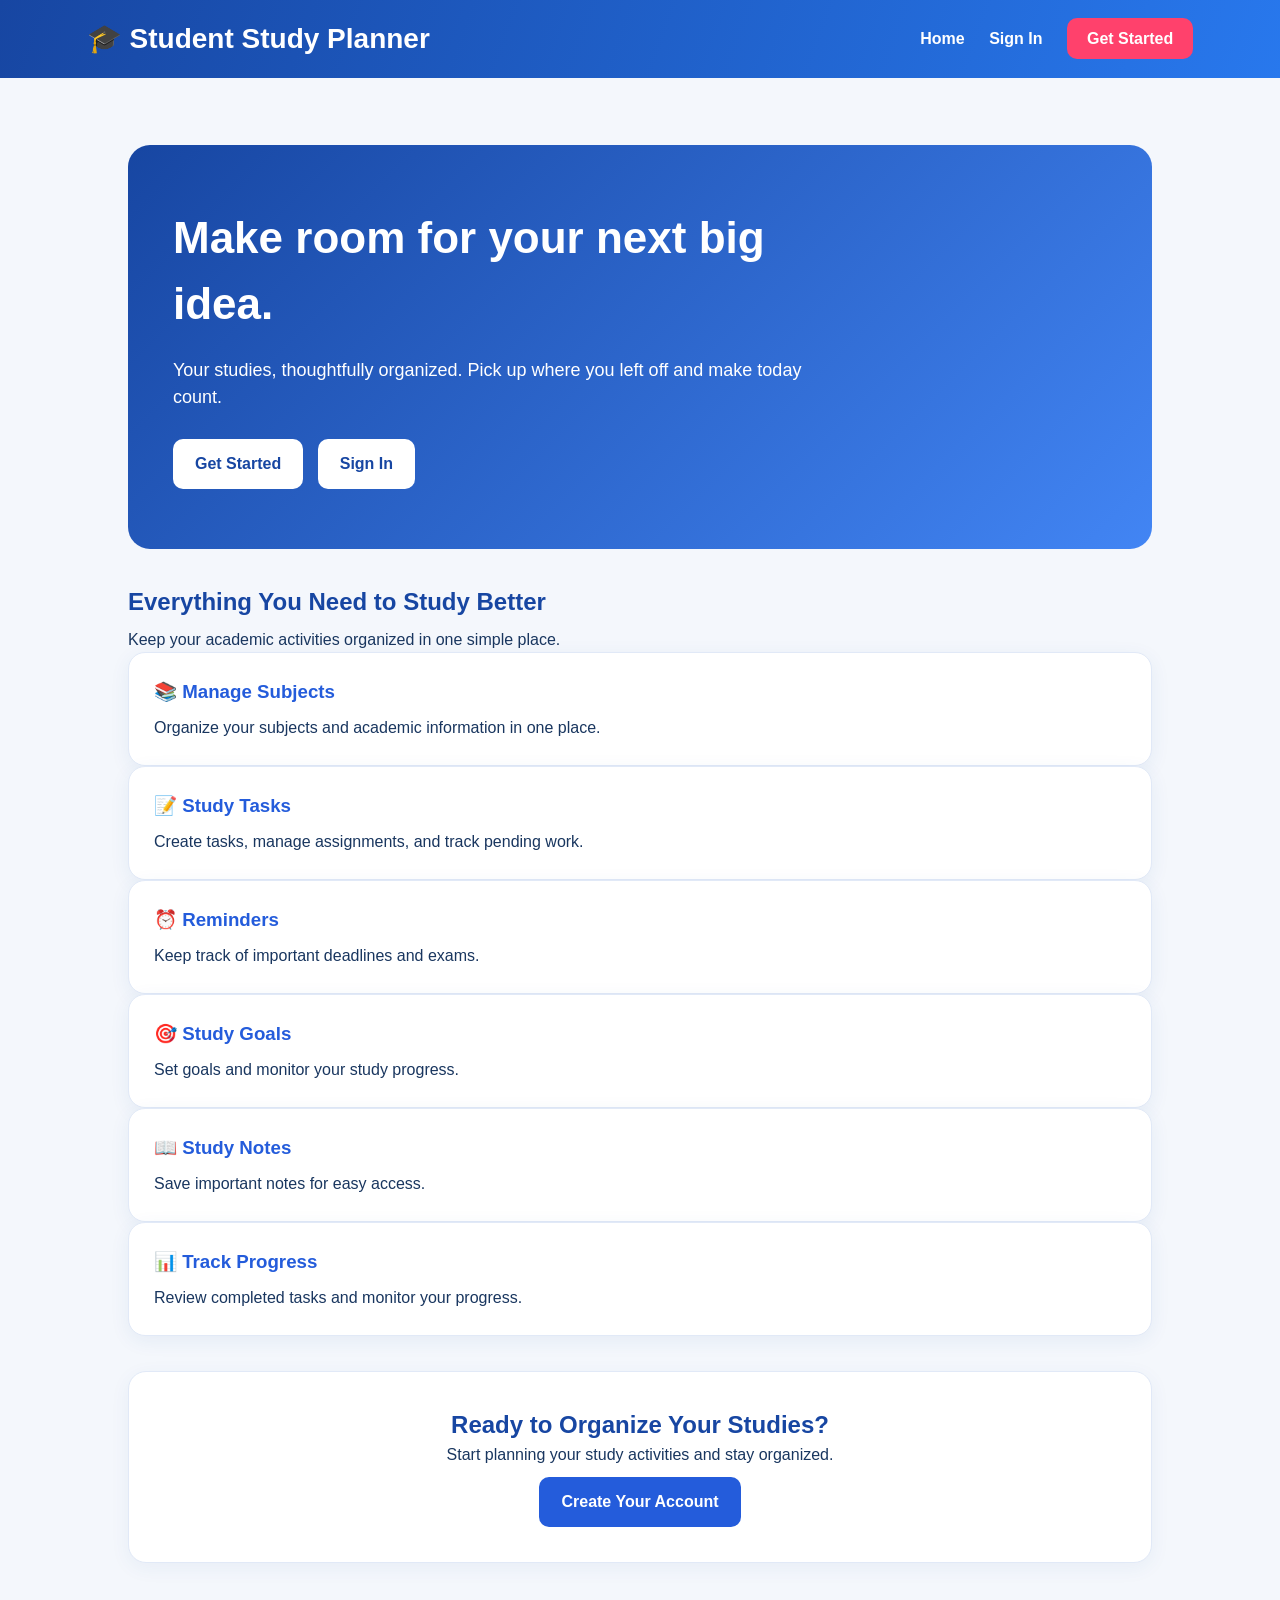
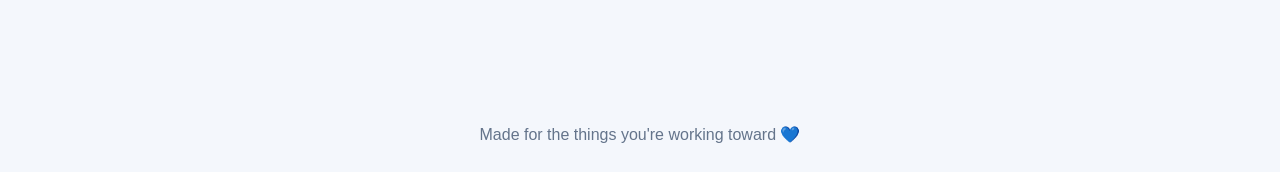
<file: frontend/index.html>
<!DOCTYPE html>
<html lang="en">
<head>
  <meta charset="UTF-8">
  <meta name="viewport" content="width=device-width, initial-scale=1.0">
  <title>Student Study Planner</title>

  <link rel="stylesheet" href="js/css/style.css">

  <style>
    .home-navbar {
      background: linear-gradient(110deg, #1746a2, #2878ed);
      padding: 18px 6%;
      display: flex;
      justify-content: space-between;
      align-items: center;
      flex-wrap: wrap;
      gap: 15px;
    }

    .home-navbar .logo {
      color: white;
      font-size: 28px;
      font-weight: bold;
    }

    .home-navbar a {
      color: white;
      text-decoration: none;
      margin: 0 10px;
      font-weight: bold;
    }

    .home-navbar .home-button {
      background: #ff416c;
      padding: 12px 20px;
      border-radius: 10px;
    }

    .home-hero {
      background: linear-gradient(135deg, #1746a2, #4285f4);
      color: white;
      border-radius: 22px;
      padding: 60px 45px;
      margin-bottom: 35px;
    }

    .home-hero h1 {
      color: white;
      font-size: 44px;
      max-width: 650px;
    }

    .home-hero p {
      color: white;
      font-size: 18px;
      max-width: 650px;
      margin: 20px 0;
    }

    .home-hero .home-button {
      display: inline-block;
      background: white;
      color: #1746a2;
      padding: 13px 22px;
      border-radius: 10px;
      font-weight: bold;
      margin: 8px 10px 0 0;
    }

    .home-features-title {
      color: #1746a2;
      margin-bottom: 8px;
    }

    .home-feature-card {
      background: white;
      border: 1px solid #e1e9f7;
      border-radius: 17px;
      padding: 25px;
      box-shadow: 0 5px 20px rgba(35, 80, 150, 0.07);
      transition: transform 0.2s ease;
    }

    .home-feature-card:hover {
      transform: translateY(-4px);
    }

    .home-feature-card h3 {
      color: #245cdb;
      margin-bottom: 10px;
    }

    .home-cta {
      text-align: center;
      background: white;
      border: 1px solid #e1e9f7;
      border-radius: 18px;
      padding: 35px;
      margin-top: 35px;
      box-shadow: 0 5px 20px rgba(35, 80, 150, 0.06);
    }

    .home-cta h2 {
      color: #1746a2;
    }

    .home-cta .home-button {
      display: inline-block;
      background: #245cdb;
      color: white;
      padding: 13px 22px;
      border-radius: 10px;
      font-weight: bold;
      margin-top: 10px;
    }

    @media (max-width: 650px) {
      .home-navbar {
        flex-direction: column;
        align-items: flex-start;
      }

      .home-hero {
        padding: 35px 22px;
      }

      .home-hero h1 {
        font-size: 32px;
      }
    }
  </style>
</head>

<body>

<!-- Navigation -->
<nav class="home-navbar">
  <a href="index.html" class="logo">🎓 Student Study Planner</a>

  <div>
    <a href="index.html">Home</a>
    <a href="login.html">Sign In</a>
    <a href="register.html" class="home-button">Get Started</a>
  </div>
</nav>

<main>

  <!-- Welcome section -->
  <section class="home-hero">
    <h1>Make room for your next big idea.</h1>

    <p>
      Your studies, thoughtfully organized.
      Pick up where you left off and make today count.
    </p>

    <a href="register.html" class="home-button">Get Started</a>
    <a href="login.html" class="home-button">Sign In</a>
  </section>

  <!-- Features -->
  <section>
    <h2 class="home-features-title">
      Everything You Need to Study Better
    </h2>

    <p>
      Keep your academic activities organized in one simple place.
    </p>

    <div class="cards">

      <div class="home-feature-card">
        <h3>📚 Manage Subjects</h3>
        <p>
          Organize your subjects and academic information
          in one place.
        </p>
      </div>

      <div class="home-feature-card">
        <h3>📝 Study Tasks</h3>
        <p>
          Create tasks, manage assignments, and track
          pending work.
        </p>
      </div>

      <div class="home-feature-card">
        <h3>⏰ Reminders</h3>
        <p>
          Keep track of important deadlines and exams.
        </p>
      </div>

      <div class="home-feature-card">
        <h3>🎯 Study Goals</h3>
        <p>
          Set goals and monitor your study progress.
        </p>
      </div>

      <div class="home-feature-card">
        <h3>📖 Study Notes</h3>
        <p>
          Save important notes for easy access.
        </p>
      </div>

      <div class="home-feature-card">
        <h3>📊 Track Progress</h3>
        <p>
          Review completed tasks and monitor your progress.
        </p>
      </div>

    </div>
  </section>

  <!-- Get started -->
  <section class="home-cta">
    <h2>Ready to Organize Your Studies?</h2>

    <p>
      Start planning your study activities and stay organized.
    </p>

    <a href="register.html" class="home-button">
      Create Your Account
    </a>
  </section>

</main>

<footer>
  <p>Made for the things you're working toward 💙</p>
</footer>

</body>
</html>
</file>
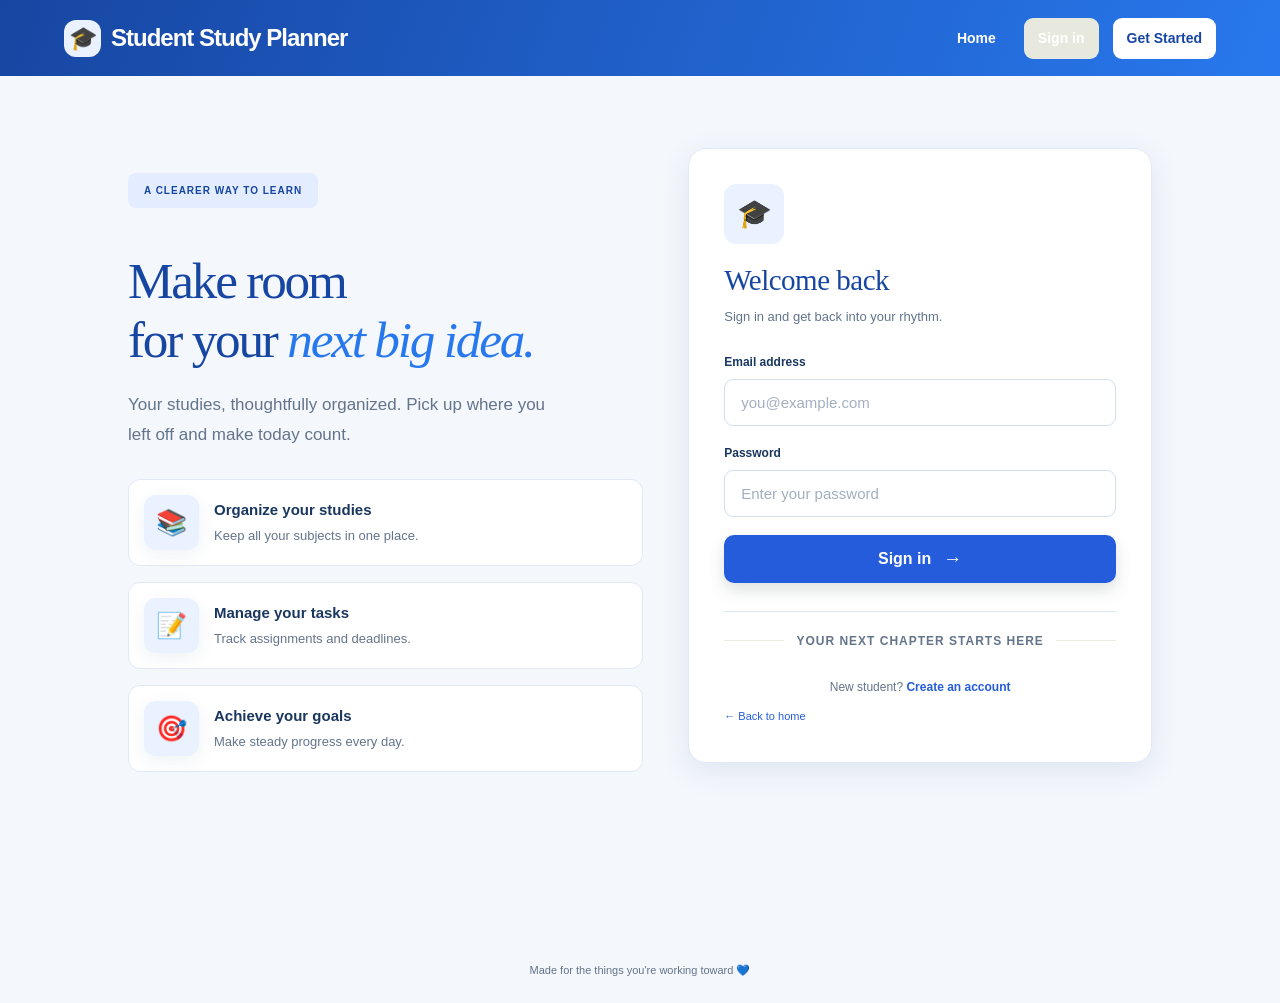
<file: frontend/dashboard.html>
<!DOCTYPE html>
<html lang="en">

<head>
  <meta charset="UTF-8">
  <meta name="viewport" content="width=device-width, initial-scale=1.0">

  <title>Student Study Planner</title>

  <link rel="stylesheet" href="js/css/style.css">chat
</head>

<body>

<!-- ================= NAVBAR ================= -->

<header class="navbar">

  <div class="logo">
    🎓
    <span>Student Study Planner</span>
  </div>

  <nav class="desktop-nav">

    <a href="dashboard.html" class="active">
      🏠 Dashboard
    </a>

    <a href="subjects.html">
      📚 Subjects
    </a>

    <a href="tasks.html">
      📝 Tasks
    </a>

    <a href="notes.html">
      📒 Notes
    </a>

    <a href="goals.html">
      🎯 Goals
    </a>

    <a href="profile.html">
      👤 Profile
    </a>

    <button onclick="logout()" class="logout-btn">
      Logout
    </button>

  </nav>

  <!-- Mobile menu button -->

  <button class="mobile-menu-btn" onclick="toggleMobileMenu()">
    ☰
  </button>

</header>


<!-- ================= MOBILE MENU ================= -->

<div id="mobileMenu" class="mobile-menu">

  <a href="dashboard.html">🏠 Home</a>

  <a href="subjects.html">📚 Subjects</a>

  <a href="tasks.html">📝 Tasks</a>

  <a href="notes.html">📒 Notes</a>

  <a href="goals.html">🎯 Goals</a>

  <a href="profile.html">👤 Profile</a>

  <button onclick="logout()">🚪 Logout</button>

</div>


<!-- ================= MAIN ================= -->

<main class="dashboard-container">


  <!-- ================= WELCOME ================= -->

  <section class="welcome-section">

    <div>

      <h1>
        Good Afternoon,
        <span id="welcomeName">Student</span> 👋
      </h1>

      <p>
        Stay consistent. Small steps make big progress.
      </p>

      <div class="today-date">
        📅 <span id="todayDate"></span>
      </div>

    </div>

    <div class="welcome-icon">
      📚
    </div>

  </section>


  <!-- ================= STATISTICS ================= -->

  <section class="stats-grid">


    <!-- SUBJECTS -->

    <a href="subjects.html" class="stat-card blue">

      <div class="stat-icon">
        📚
      </div>

      <div class="stat-content">

        <h3>Subjects</h3>

        <strong id="subjectCount">
          0
        </strong>

        <p>Total Subjects</p>

      </div>

      <span class="card-arrow">›</span>

    </a>


    <!-- TASKS -->

    <a href="tasks.html" class="stat-card pink">

      <div class="stat-icon">
        📝
      </div>

      <div class="stat-content">

        <h3>Total Tasks</h3>

        <strong id="taskCount">
          0
        </strong>

        <p>All Tasks</p>

      </div>

      <span class="card-arrow">›</span>

    </a>


    <!-- PENDING -->

    <a href="tasks.html" class="stat-card orange">

      <div class="stat-icon">
        ⏳
      </div>

      <div class="stat-content">

        <h3>Pending Tasks</h3>

        <strong id="pendingCount">
          0
        </strong>

        <p>To be completed</p>

      </div>

      <span class="card-arrow">›</span>

    </a>


    <!-- COMPLETED -->

    <a href="tasks.html" class="stat-card green">

      <div class="stat-icon">
        ✅
      </div>

      <div class="stat-content">

        <h3>Completed Tasks</h3>

        <strong id="completedCount">
          0
        </strong>

        <p>Completed</p>

      </div>

      <span class="card-arrow">›</span>

    </a>


  </section>


  <!-- ================= SECOND STATISTICS ================= -->

  <section class="stats-grid second-stats">


    <a href="notes.html" class="stat-card purple">

      <div class="stat-icon">
        📒
      </div>

      <div class="stat-content">

        <h3>Total Notes</h3>

        <strong id="totalNotes">
          0
        </strong>

        <p>All Notes</p>

      </div>

      <span class="card-arrow">›</span>

    </a>


    <a href="goals.html" class="stat-card violet">

      <div class="stat-icon">
        🎯
      </div>

      <div class="stat-content">

        <h3>Total Goals</h3>

        <strong id="totalGoals">
          0
        </strong>

        <p>All Goals</p>

      </div>

      <span class="card-arrow">›</span>

    </a>


    <a href="goals.html" class="stat-card gold">

      <div class="stat-icon">
        🏆
      </div>

      <div class="stat-content">

        <h3>Completed Goals</h3>

        <strong id="completedGoals">
          0
        </strong>

        <p>Goals Achieved</p>

      </div>

      <span class="card-arrow">›</span>

    </a>


  </section>


  <!-- ================= TWO COLUMN AREA ================= -->

  <section class="dashboard-columns">


    <!-- UPCOMING TASKS -->

    <div class="dashboard-box">

      <div class="box-header">

        <h2>
          📅 Upcoming Tasks
        </h2>

        <a href="tasks.html">
          View All
        </a>

      </div>

      <div id="upcoming" class="upcoming-list">

        <div class="empty-state">

          <div class="empty-icon">
            📋
          </div>

          <h3>No pending tasks</h3>

          <p>
            You are all caught up! 🎉
          </p>

        </div>

      </div>

    </div>


    <!-- QUICK ACTIONS -->

    <div class="dashboard-box">

      <div class="box-header">

        <h2>
          ⚡ Quick Actions
        </h2>

      </div>


      <div class="quick-actions">

        <a href="subjects.html" class="action-btn blue-action">
          📚
          <span>+ Add Subject</span>
        </a>


        <a href="tasks.html" class="action-btn red-action">
          📝
          <span>+ Add Task</span>
        </a>


        <a href="notes.html" class="action-btn purple-action">
          📒
          <span>+ Add Note</span>
        </a>


        <a href="goals.html" class="action-btn orange-action">
          🎯
          <span>+ Add Goal</span>
        </a>

      </div>

    </div>

  </section>


  <!-- ================= STUDY PROGRESS ================= -->

  <section class="dashboard-columns bottom-section">


    <div class="dashboard-box progress-box">

      <div class="box-header">

        <h2>
          📊 Study Progress
        </h2>

      </div>


      <div class="progress-info">

                <span>
                    Tasks Completed
                </span>

        <strong id="progressPercent">
          0%
        </strong>

      </div>


      <div class="progress-bar">

        <div id="progressFill"></div>

      </div>


      <div class="progress-bottom">

                <span>
                    🟢 <span id="progressCompleted">0</span> Completed
                </span>

        <span>
                    ⚪ <span id="progressRemaining">0</span> Remaining
                </span>

      </div>

    </div>


    <!-- STUDY TIP -->

    <div class="dashboard-box study-tip">

      <div class="box-header">

        <h2>
          💡 Study Tip
        </h2>

      </div>

      <p>
        “Small daily progress leads to big results.”
      </p>

      <span>
                Stay consistent and keep learning.
            </span>

    </div>


  </section>


</main>


<!-- ================= MOBILE BOTTOM NAVIGATION ================= -->

<nav class="mobile-bottom-nav">

  <a href="dashboard.html" class="mobile-nav-active">

    <span>🏠</span>
    <small>Home</small>

  </a>


  <a href="subjects.html">

    <span>📚</span>
    <small>Subjects</small>

  </a>


  <a href="tasks.html">

    <span>📝</span>
    <small>Tasks</small>

  </a>


  <a href="notes.html">

    <span>📒</span>
    <small>Notes</small>

  </a>


  <a href="goals.html">

    <span>🎯</span>
    <small>Goals</small>

  </a>

</nav>


<script src="js/script.js"></script>


<!-- ================= DASHBOARD EXTRA JS ================= -->

<script>

  // Welcome name

  function loadWelcomeName() {

    const user = getUser();

    const nameElement =
            document.getElementById("welcomeName");

    if (user && user.name) {

      nameElement.textContent =
              user.name;

    }

  }


  // Today's date

  function loadTodayDate() {

    const today =
            new Date();

    document.getElementById(
            "todayDate"
    ).textContent =
            today.toLocaleDateString(
                    "en-IN",
                    {
                      weekday: "long",
                      day: "numeric",
                      month: "long",
                      year: "numeric"
                    }
            );

  }


  // Progress

  function updateStudyProgress() {

    const totalElement =
            document.getElementById(
                    "taskCount"
            );

    const completedElement =
            document.getElementById(
                    "completedCount"
            );

    if (!totalElement ||
            !completedElement) {

      return;

    }

    const total =
            Number(
                    totalElement.textContent
            );

    const completed =
            Number(
                    completedElement.textContent
            );

    let percentage = 0;

    if (total > 0) {

      percentage =
              Math.round(
                      (completed / total) * 100
              );

    }

    document.getElementById(
            "progressPercent"
    ).textContent =
            percentage + "%";


    document.getElementById(
            "progressFill"
    ).style.width =
            percentage + "%";


    document.getElementById(
            "progressCompleted"
    ).textContent =
            completed;


    document.getElementById(
            "progressRemaining"
    ).textContent =
            total - completed;

  }


  // Mobile menu

  function toggleMobileMenu() {

    const menu =
            document.getElementById(
                    "mobileMenu"
            );

    menu.classList.toggle(
            "show"
    );

  }


  document.addEventListener(
          "DOMContentLoaded",
          function () {

            loadWelcomeName();

            loadTodayDate();

            setTimeout(
                    updateStudyProgress,
                    800
            );

          }
  );

</script>

</body>

</html>
</file>
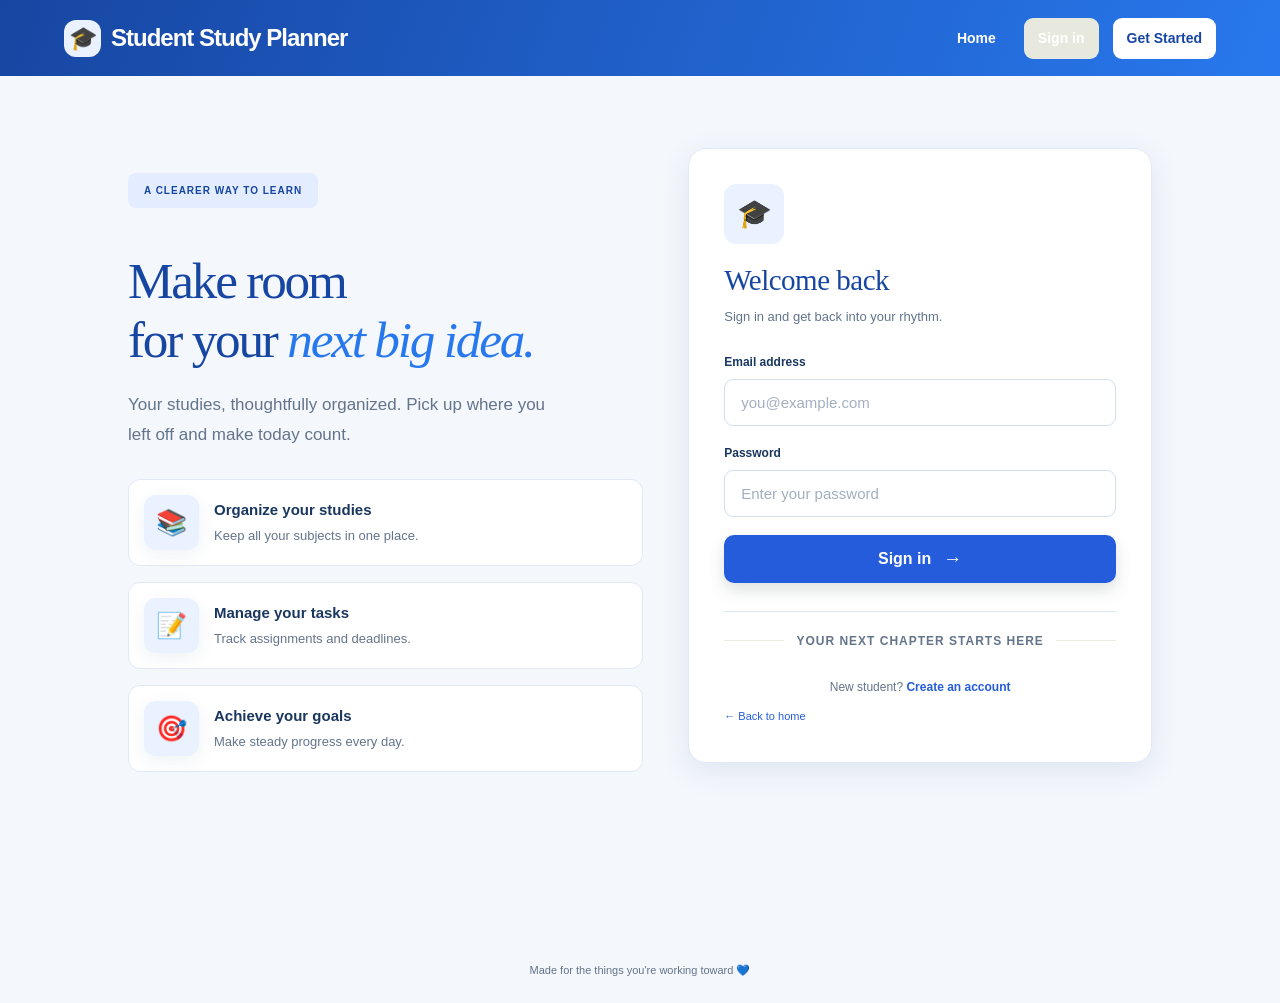
<file: frontend/goals.html>
<!DOCTYPE html>
<html lang="en">

<head>

    <meta charset="UTF-8">

    <meta name="viewport"
          content="width=device-width, initial-scale=1.0">

    <title>Goals - Student Study Planner</title>

    <link rel="stylesheet" href="js/css/style.css">

</head>

<body>


<header class="navbar">

    <div class="logo">
        🎓
        <span>Student Study Planner</span>
    </div>


    <nav class="desktop-nav">

        <a href="dashboard.html">🏠 Dashboard</a>

        <a href="subjects.html">📚 Subjects</a>

        <a href="tasks.html">📝 Tasks</a>

        <a href="notes.html">📒 Notes</a>

        <a href="goals.html" class="active">🎯 Goals</a>

        <a href="profile.html">👤 Profile</a>

        <button onclick="logout()" class="logout-btn">
            Logout
        </button>

    </nav>


    <button
            class="mobile-menu-btn"
            onclick="toggleMobileMenu()">

        ☰

    </button>

</header>


<!-- MOBILE MENU -->

<div id="mobileMenu" class="mobile-menu">

    <a href="dashboard.html">🏠 Home</a>

    <a href="subjects.html">📚 Subjects</a>

    <a href="tasks.html">📝 Tasks</a>

    <a href="notes.html">📒 Notes</a>

    <a href="goals.html">🎯 Goals</a>

    <a href="profile.html">👤 Profile</a>

    <button onclick="logout()">🚪 Logout</button>

</div>


<main class="page-container">


    <!-- HEADER -->

    <section class="page-header">

        <div>

            <h1>🎯 My Goals</h1>

            <p>
                Set study goals and track your progress.
            </p>

        </div>


        <div class="page-header-icon">
            🏆
        </div>

    </section>


    <!-- ADD GOAL -->

    <section class="form-card">


        <div class="section-title">

            <div class="section-icon green-icon">
                🎯
            </div>


            <div>

                <h2>Create a Goal</h2>

                <p>
                    Set a target that you want to achieve.
                </p>

            </div>

        </div>


        <form id="goalForm">


            <div class="input-group">

                <label for="goalTitle">
                    Goal
                </label>

                <input
                        type="text"
                        id="goalTitle"
                        placeholder="Example: Complete DSA Unit 3"
                        required>

            </div>


            <div class="input-group">

                <label for="goalDescription">
                    Description
                </label>

                <textarea
                        id="goalDescription"
                        rows="4"
                        placeholder="Describe your goal..."></textarea>

            </div>


            <div class="goal-form-grid">


                <div class="input-group">

                    <label for="targetDate">
                        Target Date
                    </label>

                    <input
                            type="date"
                            id="targetDate">

                </div>


                <div class="input-group">

                    <label for="progress">
                        Progress (%)
                    </label>

                    <input
                            type="number"
                            id="progress"
                            min="0"
                            max="100"
                            value="0">

                </div>


            </div>


            <button
                    type="submit"
                    class="primary-btn goal-submit">

                🎯 Add Goal

            </button>

        </form>


        <p id="goalMessage" class="message"></p>

    </section>


    <!-- GOALS -->

    <section class="content-card">


        <div class="card-heading">

            <div>

                <h2>🏆 My Goals</h2>

                <p>
                    Keep working towards your targets.
                </p>

            </div>


            <span class="small-badge">
                Goals
            </span>

        </div>


        <div
                id="goalsList"
                class="goals-grid">

            <!-- Goals loaded here -->

        </div>


    </section>


</main>


<!-- MOBILE BOTTOM NAV -->

<nav class="mobile-bottom-nav">


    <a href="dashboard.html">

        <span>🏠</span>

        <small>Home</small>

    </a>


    <a href="subjects.html">

        <span>📚</span>

        <small>Subjects</small>

    </a>


    <a href="tasks.html">

        <span>📝</span>

        <small>Tasks</small>

    </a>


    <a href="notes.html">

        <span>📒</span>

        <small>Notes</small>

    </a>


    <a
            href="goals.html"
            class="mobile-nav-active">

        <span>🎯</span>

        <small>Goals</small>

    </a>


</nav>


<script src="js/script.js"></script>


<script>

    function toggleMobileMenu() {

        document
            .getElementById("mobileMenu")
            .classList.toggle("show");

    }

</script>


</body>
</html>
</file>
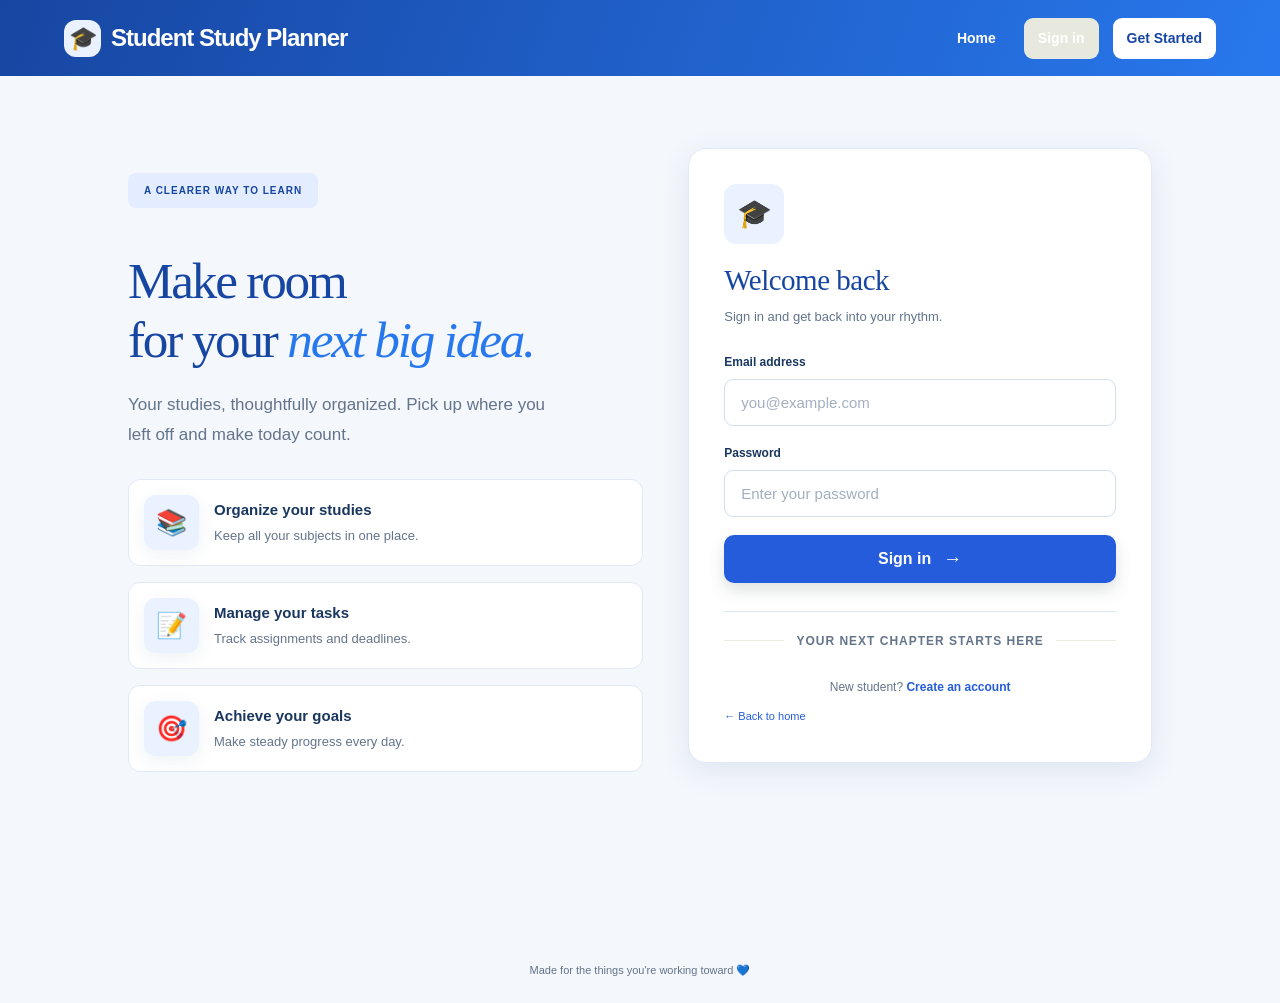
<file: frontend/login.html>
<!DOCTYPE html>
<html lang="en">
<head>
  <meta charset="UTF-8">
  <meta name="viewport" content="width=device-width, initial-scale=1.0">

  <title>Student Study Planner - Login</title>

  <!-- CSS file -->
  <link rel="stylesheet" href="js/css/style.css">
</head>

<body class="auth-body">

<!-- Navigation -->
<nav class="auth-navbar">
  <a href="index.html" class="auth-brand">
    <span class="brand-icon">🎓</span>
    Student Study Planner
  </a>

  <div class="auth-nav-links">
    <a href="index.html">Home</a>
    <a href="login.html" class="auth-active">Sign in</a>
    <a href="register.html" class="auth-register">Get Started</a>
  </div>
</nav>

<!-- Main Content -->
<main class="auth-main">

  <!-- Left Section -->
  <section class="auth-intro">
    <span class="intro-tag">A CLEARER WAY TO LEARN</span>

    <h1>
      Make room<br>
      for your <span>next big idea.</span>
    </h1>

    <p>
      Your studies, thoughtfully organized.
      Pick up where you left off and make today count.
    </p>

    <div class="intro-features">

      <div class="intro-feature">
        <span>📚</span>
        <div>
          <strong>Organize your studies</strong>
          <small>Keep all your subjects in one place.</small>
        </div>
      </div>

      <div class="intro-feature">
        <span>📝</span>
        <div>
          <strong>Manage your tasks</strong>
          <small>Track assignments and deadlines.</small>
        </div>
      </div>

      <div class="intro-feature">
        <span>🎯</span>
        <div>
          <strong>Achieve your goals</strong>
          <small>Make steady progress every day.</small>
        </div>
      </div>

    </div>
  </section>

  <!-- Login Card -->
  <section class="auth-card">

    <div class="auth-card-icon">🎓</div>

    <h2>Welcome back</h2>

    <p class="auth-subtitle">
      Sign in and get back into your rhythm.
    </p>

    <form id="loginForm">

      <div class="auth-field">
        <label for="email">Email address</label>
        <input
                type="email"
                id="email"
                name="email"
                placeholder="you@example.com"
                required
        >
      </div>

      <div class="auth-field">
        <label for="password">Password</label>
        <input
                type="password"
                id="password"
                name="password"
                placeholder="Enter your password"
                required
        >
      </div>

      <button type="submit" class="auth-submit">
        Sign in <span>→</span>
      </button>

      <p id="message" class="auth-message"></p>

    </form>

    <div class="auth-divider">
      YOUR NEXT CHAPTER STARTS HERE
    </div>

    <p class="auth-create">
      New student?
      <a href="register.html">Create an account</a>
    </p>

    <a href="index.html" class="auth-back">
      ← Back to home
    </a>

  </section>

</main>

<footer class="auth-footer">
  Made for the things you're working toward 💙
</footer>

<!-- Existing JavaScript -->
<script src="js/script.js"></script>

</body>
</html>
</file>
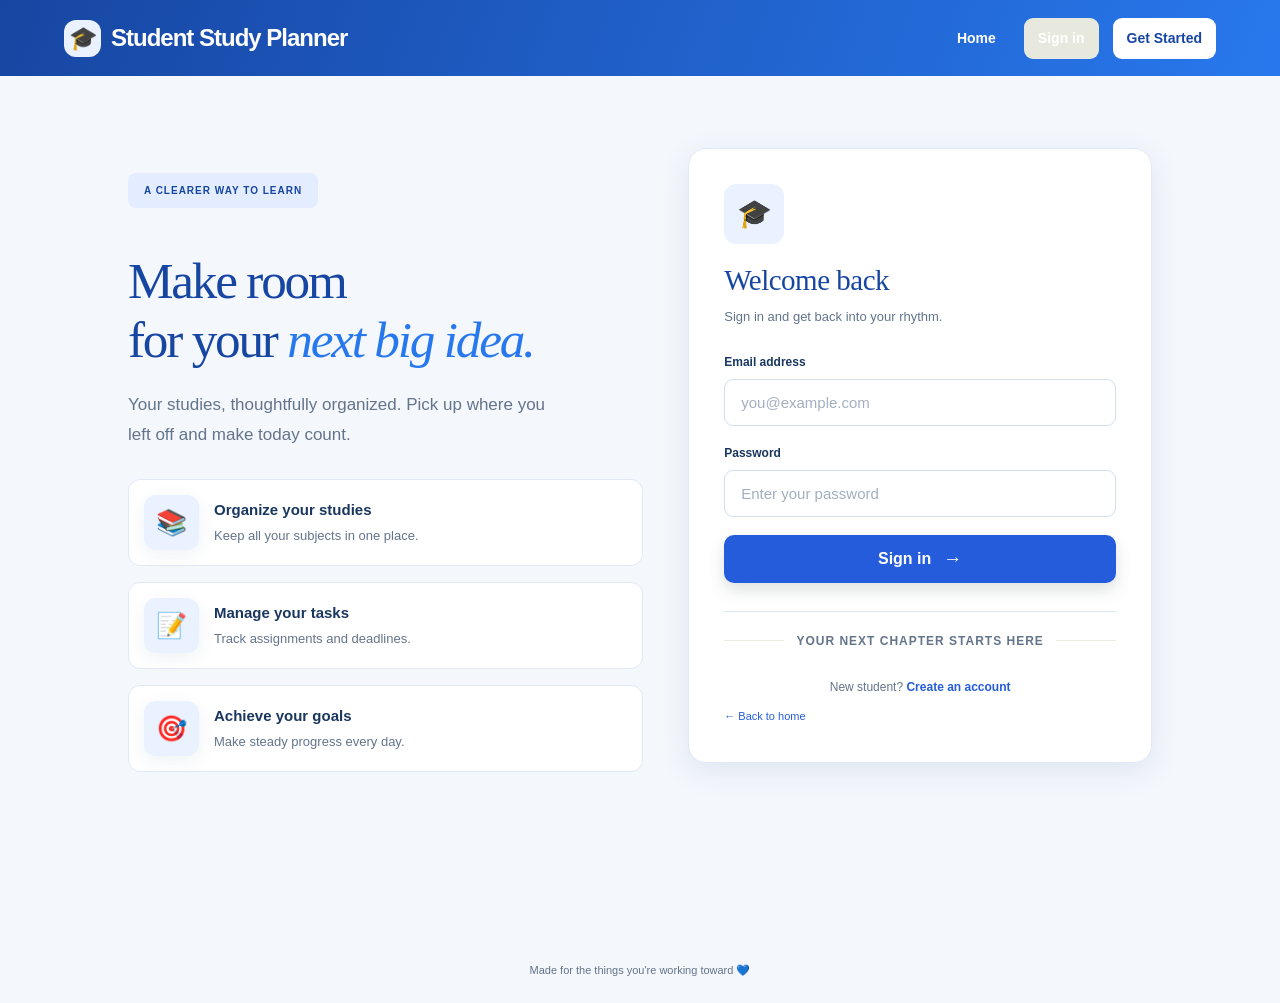
<file: frontend/notes.html>
<!DOCTYPE html>
<html lang="en">

<head>
    <meta charset="UTF-8">
    <meta name="viewport" content="width=device-width, initial-scale=1.0">

    <title>Notes - Student Study Planner</title>

    <link rel="stylesheet" href="js/css/style.css">
</head>

<body>

<header class="navbar">

    <div class="logo">
        🎓
        <span>Student Study Planner</span>
    </div>

    <nav class="desktop-nav">

        <a href="dashboard.html">🏠 Dashboard</a>
        <a href="subjects.html">📚 Subjects</a>
        <a href="tasks.html">📝 Tasks</a>
        <a href="notes.html" class="active">📒 Notes</a>
        <a href="goals.html">🎯 Goals</a>
        <a href="profile.html">👤 Profile</a>

        <button onclick="logout()" class="logout-btn">
            Logout
        </button>

    </nav>

    <button class="mobile-menu-btn"
            onclick="toggleMobileMenu()">
        ☰
    </button>

</header>


<!-- MOBILE MENU -->

<div id="mobileMenu" class="mobile-menu">

    <a href="dashboard.html">🏠 Home</a>
    <a href="subjects.html">📚 Subjects</a>
    <a href="tasks.html">📝 Tasks</a>
    <a href="notes.html">📒 Notes</a>
    <a href="goals.html">🎯 Goals</a>
    <a href="profile.html">👤 Profile</a>

    <button onclick="logout()">🚪 Logout</button>

</div>


<main class="page-container">

    <!-- HEADER -->

    <section class="page-header">

        <div>

            <h1>📒 My Notes</h1>

            <p>
                Save important study points and information.
            </p>

        </div>

        <div class="page-header-icon">
            📚
        </div>

    </section>


    <!-- ADD NOTE -->

    <section class="form-card">

        <div class="section-title">

            <div class="section-icon blue-icon">
                ✏️
            </div>

            <div>

                <h2>Create a Note</h2>

                <p>
                    Write down important study information.
                </p>

            </div>

        </div>


        <form id="noteForm">

            <div class="input-group">

                <label for="noteTitle">
                    Note Title
                </label>

                <input
                        type="text"
                        id="noteTitle"
                        placeholder="Example: Java Important Points"
                        required>

            </div>


            <div class="input-group">

                <label for="noteContent">
                    Note Content
                </label>

                <textarea
                        id="noteContent"
                        rows="6"
                        placeholder="Write your notes here..."
                        required></textarea>

            </div>


            <button
                    type="submit"
                    class="primary-btn">

                💾 Save Note

            </button>

        </form>


        <p id="noteMessage" class="message"></p>

    </section>


    <!-- NOTES -->

    <section class="content-card">

        <div class="card-heading">

            <div>

                <h2>📚 Saved Notes</h2>

                <p>
                    Your important study notes.
                </p>

            </div>

            <span class="small-badge">
                Notes
            </span>

        </div>


        <div id="notesList" class="notes-grid">

            <!-- Notes loaded here -->

        </div>

    </section>

</main>


<!-- MOBILE BOTTOM NAV -->

<nav class="mobile-bottom-nav">

    <a href="dashboard.html">
        <span>🏠</span>
        <small>Home</small>
    </a>

    <a href="subjects.html">
        <span>📚</span>
        <small>Subjects</small>
    </a>

    <a href="tasks.html">
        <span>📝</span>
        <small>Tasks</small>
    </a>

    <a href="notes.html" class="mobile-nav-active">
        <span>📒</span>
        <small>Notes</small>
    </a>

    <a href="goals.html">
        <span>🎯</span>
        <small>Goals</small>
    </a>

</nav>


<script src="js/script.js"></script>

<script>

    function toggleMobileMenu() {

        document
            .getElementById("mobileMenu")
            .classList.toggle("show");

    }

</script>

</body>
</html>
</file>
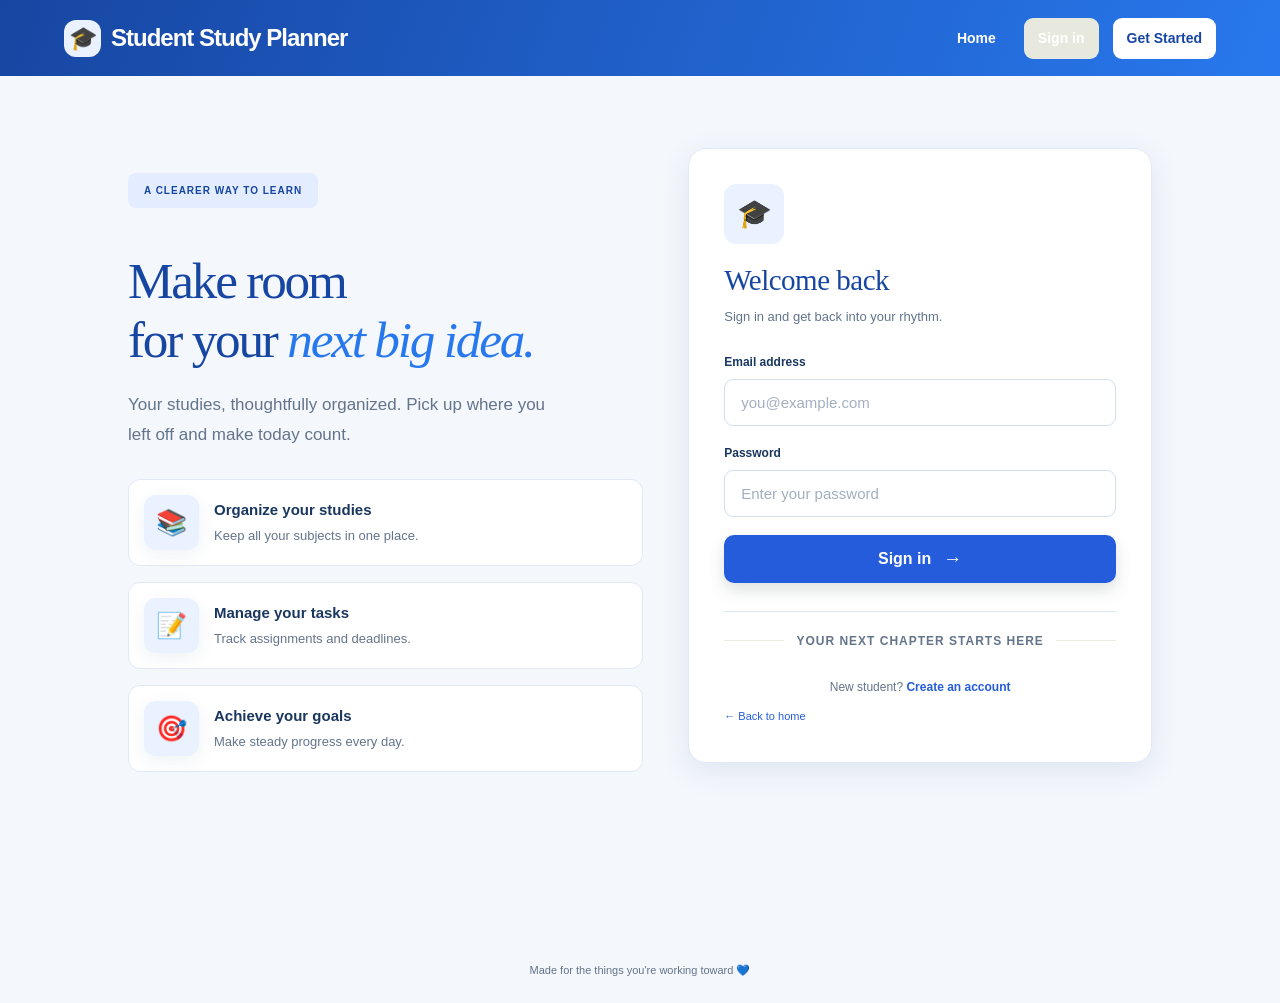
<file: frontend/profile.html>
<!DOCTYPE html>
<html lang="en">

<head>

    <meta charset="UTF-8">

    <meta name="viewport"
          content="width=device-width, initial-scale=1.0">

    <title>Profile - Student Study Planner</title>

    <link rel="stylesheet" href="js/css/style.css">

</head>

<body>


<!-- ================= NAVBAR ================= -->

<header class="navbar">

    <div class="logo">
        🎓
        <span>Student Study Planner</span>
    </div>


    <nav class="desktop-nav">

        <a href="dashboard.html">
            🏠 Dashboard
        </a>

        <a href="subjects.html">
            📚 Subjects
        </a>

        <a href="tasks.html">
            📝 Tasks
        </a>

        <a href="notes.html">
            📒 Notes
        </a>

        <a href="goals.html">
            🎯 Goals
        </a>

        <a href="profile.html" class="active">
            👤 Profile
        </a>

        <button
                onclick="logout()"
                class="logout-btn">

            Logout

        </button>

    </nav>


    <button
            class="mobile-menu-btn"
            onclick="toggleMobileMenu()">

        ☰

    </button>

</header>


<!-- ================= MOBILE MENU ================= -->

<div id="mobileMenu" class="mobile-menu">

    <a href="dashboard.html">
        🏠 Home
    </a>

    <a href="subjects.html">
        📚 Subjects
    </a>

    <a href="tasks.html">
        📝 Tasks
    </a>

    <a href="notes.html">
        📒 Notes
    </a>

    <a href="goals.html">
        🎯 Goals
    </a>

    <a href="profile.html">
        👤 Profile
    </a>

    <button onclick="logout()">
        🚪 Logout
    </button>

</div>


<!-- ================= MAIN ================= -->

<main class="page-container">


    <!-- PAGE HEADER -->

    <section class="page-header">

        <div>

            <h1>
                👤 My Profile
            </h1>

            <p>
                Manage your Student Study Planner profile.
            </p>

        </div>


        <div class="page-header-icon">
            👨‍🎓
        </div>

    </section>


    <!-- ================= PROFILE CARD ================= -->

    <section class="profile-card">


        <div class="profile-avatar">
            👨‍🎓
        </div>


        <div class="profile-main-info">

            <h2 id="profileName">
                Student
            </h2>

            <p id="profileEmail">
                student@example.com
            </p>

            <span class="profile-role">
                🎓 BTech Student
            </span>

        </div>


    </section>


    <!-- ================= STUDENT INFORMATION ================= -->

    <section class="content-card">

        <div class="card-heading">

            <div>

                <h2>
                    🎓 Student Information
                </h2>

                <p>
                    Your basic academic information.
                </p>

            </div>

        </div>


        <div class="profile-info-grid">


            <div class="profile-info-item">

                <span class="info-icon">
                    👤
                </span>

                <div>

                    <small>
                        Name
                    </small>

                    <strong id="infoName">
                        Student
                    </strong>

                </div>

            </div>


            <div class="profile-info-item">

                <span class="info-icon">
                    📧
                </span>

                <div>

                    <small>
                        Email
                    </small>

                    <strong id="infoEmail">
                        student@example.com
                    </strong>

                </div>

            </div>


            <div class="profile-info-item">

                <span class="info-icon">
                    🎓
                </span>

                <div>

                    <small>
                        Degree
                    </small>

                    <strong>
                        B.Tech
                    </strong>

                </div>

            </div>


            <div class="profile-info-item">

                <span class="info-icon">
                    💻
                </span>

                <div>

                    <small>
                        Branch
                    </small>

                    <strong>
                        Information Technology
                    </strong>

                </div>

            </div>


        </div>

    </section>


    <!-- ================= STUDY STATS ================= -->

    <section class="content-card">

        <div class="card-heading">

            <div>

                <h2>
                    📊 My Study Overview
                </h2>

                <p>
                    Quick view of your study planner.
                </p>

            </div>

        </div>


        <div class="profile-stats">


            <a
                    href="subjects.html"
                    class="profile-stat blue-stat">

                <span>
                    📚
                </span>

                <div>

                    <strong id="profileSubjects">
                        0
                    </strong>

                    <small>
                        Subjects
                    </small>

                </div>

            </a>


            <a
                    href="tasks.html"
                    class="profile-stat pink-stat">

                <span>
                    📝
                </span>

                <div>

                    <strong id="profileTasks">
                        0
                    </strong>

                    <small>
                        Tasks
                    </small>

                </div>

            </a>


            <a
                    href="notes.html"
                    class="profile-stat purple-stat">

                <span>
                    📒
                </span>

                <div>

                    <strong id="profileNotes">
                        0
                    </strong>

                    <small>
                        Notes
                    </small>

                </div>

            </a>


            <a
                    href="goals.html"
                    class="profile-stat green-stat">

                <span>
                    🎯
                </span>

                <div>

                    <strong id="profileGoals">
                        0
                    </strong>

                    <small>
                        Goals
                    </small>

                </div>

            </a>


        </div>

    </section>


    <!-- ================= ACCOUNT ================= -->

    <section class="content-card account-card">

        <div class="card-heading">

            <div>

                <h2>
                    ⚙️ Account
                </h2>

                <p>
                    Manage your planner account.
                </p>

            </div>

        </div>


        <button
                onclick="logout()"
                class="profile-logout-btn">

            🚪 Logout from Account

        </button>

    </section>


</main>


<!-- ================= MOBILE BOTTOM NAV ================= -->

<nav class="mobile-bottom-nav">


    <a href="dashboard.html">

        <span>
            🏠
        </span>

        <small>
            Home
        </small>

    </a>


    <a href="subjects.html">

        <span>
            📚
        </span>

        <small>
            Subjects
        </small>

    </a>


    <a href="tasks.html">

        <span>
            📝
        </span>

        <small>
            Tasks
        </small>

    </a>


    <a href="notes.html">

        <span>
            📒
        </span>

        <small>
            Notes
        </small>

    </a>


    <a href="goals.html">

        <span>
            🎯
        </span>

        <small>
            Goals
        </small>

    </a>


</nav>


<script src="js/script.js"></script>


<script>

    /* ================= MOBILE MENU ================= */

    function toggleMobileMenu() {

        document
            .getElementById("mobileMenu")
            .classList.toggle("show");

    }


    /* ================= PROFILE DATA ================= */

    document.addEventListener("DOMContentLoaded", async function () {

        const user = getUser();

        if (!user) {

            window.location.href = "login.html";

            return;

        }


        /* USER INFORMATION */

        document.getElementById("profileName").textContent =
            user.name || "Student";

        document.getElementById("profileEmail").textContent =
            user.email || "student@example.com";

        document.getElementById("infoName").textContent =
            user.name || "Student";

        document.getElementById("infoEmail").textContent =
            user.email || "student@example.com";


        /* LOAD STUDY STATISTICS */

        try {

            const subjects =
                await request("/subjects/user/" + user.id);

            const tasks =
                await request("/tasks/user/" + user.id);


            document.getElementById("profileSubjects")
                .textContent = subjects.length;


            document.getElementById("profileTasks")
                .textContent = tasks.length;


            /* NOTES */

            try {

                const notes =
                    await request("/notes/user/" + user.id);

                document.getElementById("profileNotes")
                    .textContent = notes.length;

            } catch (error) {

                document.getElementById("profileNotes")
                    .textContent = "0";

            }


            /* GOALS */

            try {

                const goals =
                    await request("/goals/user/" + user.id);

                document.getElementById("profileGoals")
                    .textContent = goals.length;

            } catch (error) {

                document.getElementById("profileGoals")
                    .textContent = "0";

            }

        } catch (error) {

            console.log(
                "Could not load profile statistics:",
                error
            );

        }

    });

</script>


</body>
</html>
</file>
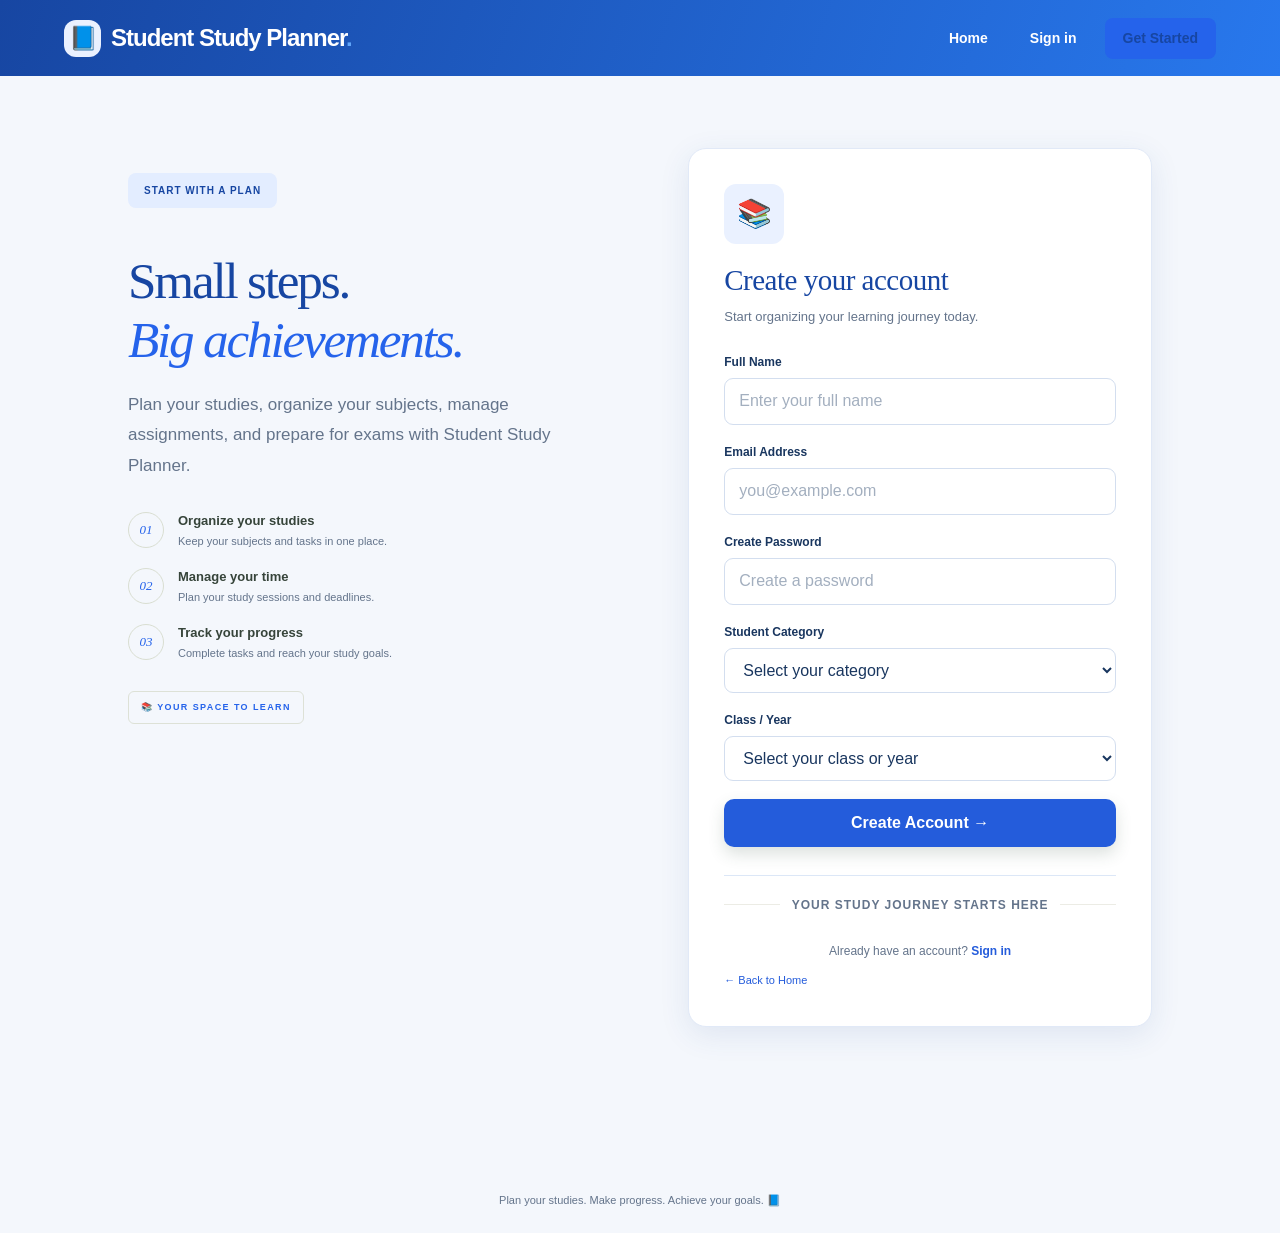
<file: frontend/register.html>
<!DOCTYPE html>
<html lang="en">
<head>
  <meta charset="UTF-8">
  <meta name="viewport" content="width=device-width, initial-scale=1.0">
  <title>Create Account | Student Study Planner</title>
  <link rel="stylesheet" href="js/css/style.css">

  <style>
    .auth-body {
      background: #f0f6ff;
      color: #1e293b;
    }

    .auth-navbar {
      background: #ffffff;
      border-bottom: 1px solid #e2e8f0;
    }

    .auth-brand {
      color: #1d4ed8;
      font-weight: 700;
      text-decoration: none;
    }

    .brand-dot {
      color: #60a5fa;
    }

    .auth-nav-links a {
      text-decoration: none;
    }

    .auth-nav-links .auth-register {
      background: #2563eb;
      color: white;
      padding: 10px 18px;
      border-radius: 8px;
    }

    .auth-main {
      gap: 40px;
    }

    .auth-intro h1 span {
      color: #2563eb;
    }

    .intro-tag {
      color: #2563eb;
      background: #dbeafe;
      padding: 8px 12px;
      border-radius: 20px;
      display: inline-block;
    }

    .register-step > span,
    .register-stamp {
      color: #2563eb;
    }

    .auth-card {
      background: #ffffff;
      border: 1px solid #e2e8f0;
      border-radius: 18px;
      box-shadow: 0 10px 35px rgba(37, 99, 235, 0.08);
    }

    .auth-card-icon {
      background: #dbeafe;
      color: #1d4ed8;
      border-radius: 12px;
    }

    .auth-card h2 {
      color: #1e3a8a;
    }

    .auth-subtitle {
      color: #64748b;
    }

    .auth-field {
      margin-bottom: 16px;
    }

    .auth-field label {
      display: block;
      margin-bottom: 7px;
      color: #334155;
      font-weight: 600;
    }

    .auth-field input,
    .auth-field select {
      box-sizing: border-box;
      width: 100%;
      padding: 12px 14px;
      border: 1px solid #cbd5e1;
      border-radius: 9px;
      background: #ffffff;
      color: #1e293b;
      font: inherit;
      outline: none;
    }

    .auth-field input:focus,
    .auth-field select:focus {
      border-color: #2563eb;
      box-shadow: 0 0 0 3px rgba(37, 99, 235, 0.12);
    }

    .auth-submit {
      width: 100%;
      padding: 13px;
      border: none;
      border-radius: 9px;
      background: #2563eb;
      color: #ffffff;
      font-size: 16px;
      font-weight: 600;
      cursor: pointer;
    }

    .auth-submit:hover {
      background: #1d4ed8;
    }

    .auth-create a,
    .auth-back {
      color: #2563eb;
    }

    .auth-message {
      color: #dc2626;
    }

    .auth-footer {
      color: #64748b;
    }

    @media (max-width: 850px) {
      .auth-main {
        flex-direction: column;
        padding: 25px 16px;
      }

      .auth-intro,
      .auth-card {
        width: 100%;
        box-sizing: border-box;
      }

      .auth-nav-links {
        gap: 10px;
      }
    }
  </style>
</head>

<body class="auth-body">

<nav class="auth-navbar">
  <a href="index.html" class="auth-brand">
    <span class="brand-icon">📘</span>
    <span>Student Study Planner<span class="brand-dot">.</span></span>
  </a>

  <div class="auth-nav-links">
    <a href="index.html">Home</a>
    <a href="login.html">Sign in</a>
    <a href="register.html" class="auth-register">Get Started</a>
  </div>
</nav>

<main class="auth-main register-main">

  <section class="auth-intro">
    <span class="intro-tag">START WITH A PLAN</span>

    <h1>
      Small steps.<br>
      <span>Big achievements.</span>
    </h1>

    <p>
      Plan your studies, organize your subjects, manage assignments,
      and prepare for exams with Student Study Planner.
    </p>

    <div class="register-steps">

      <div class="register-step">
        <span>01</span>
        <div>
          <strong>Organize your studies</strong>
          <small>Keep your subjects and tasks in one place.</small>
        </div>
      </div>

      <div class="register-step">
        <span>02</span>
        <div>
          <strong>Manage your time</strong>
          <small>Plan your study sessions and deadlines.</small>
        </div>
      </div>

      <div class="register-step">
        <span>03</span>
        <div>
          <strong>Track your progress</strong>
          <small>Complete tasks and reach your study goals.</small>
        </div>
      </div>

    </div>

    <div class="register-stamp">
      📚 YOUR SPACE TO LEARN
    </div>
  </section>

  <section class="auth-card register-card">

    <div class="auth-card-icon">📚</div>

    <h2>Create your account</h2>

    <p class="auth-subtitle">
      Start organizing your learning journey today.
    </p>

    <form id="registerForm">

      <div class="auth-field">
        <label for="name">Full Name</label>
        <input
                id="name"
                type="text"
                placeholder="Enter your full name"
                autocomplete="name"
                required
        >
      </div>

      <div class="auth-field">
        <label for="email">Email Address</label>
        <input
                id="email"
                type="email"
                placeholder="you@example.com"
                autocomplete="email"
                required
        >
      </div>

      <div class="auth-field">
        <label for="password">Create Password</label>
        <input
                id="password"
                type="password"
                placeholder="Create a password"
                autocomplete="new-password"
                minlength="6"
                required
        >
      </div>

      <div class="auth-field">
        <label for="studentCategory">Student Category</label>

        <select id="studentCategory" name="studentCategory" required>
          <option value="">Select your category</option>
          <option value="10th">10th Class</option>
          <option value="Intermediate">Intermediate (11th / 12th)</option>
          <option value="Diploma">Diploma</option>
          <option value="B.Tech">B.Tech</option>
        </select>
      </div>

      <div class="auth-field">
        <label for="classYear">Class / Year</label>

        <select id="classYear" name="classYear" required>
          <option value="">Select your class or year</option>
        </select>
      </div>

      <button type="submit" class="auth-submit">
        Create Account →
      </button>

    </form>

    <p id="message" class="auth-message" role="status"></p>

    <div class="auth-divider">
      <span>YOUR STUDY JOURNEY STARTS HERE</span>
    </div>

    <p class="auth-create">
      Already have an account?
      <a href="login.html">Sign in</a>
    </p>

    <a href="index.html" class="auth-back">← Back to Home</a>

  </section>

</main>

<footer class="auth-footer">
  Plan your studies. Make progress. Achieve your goals. 📘
</footer>

<script>
  const categorySelect = document.getElementById("studentCategory");
  const classYearSelect = document.getElementById("classYear");

  const classOptions = {
    "10th": ["10th Class"],
    "Intermediate": ["1st Year", "2nd Year"],
    "Diploma": ["1st Year", "2nd Year", "3rd Year"],
    "B.Tech": ["1st Year", "2nd Year", "3rd Year", "4th Year"]
  };

  categorySelect.addEventListener("change", function () {
    const category = this.value;

    classYearSelect.innerHTML =
            '<option value="">Select your class or year</option>';

    if (classOptions[category]) {
      classOptions[category].forEach(function (item) {
        const option = document.createElement("option");
        option.value = item;
        option.textContent = item;
        classYearSelect.appendChild(option);
      });
    }
  });
</script>

<script src="js/script.js"></script>

</body>
</html>
</file>
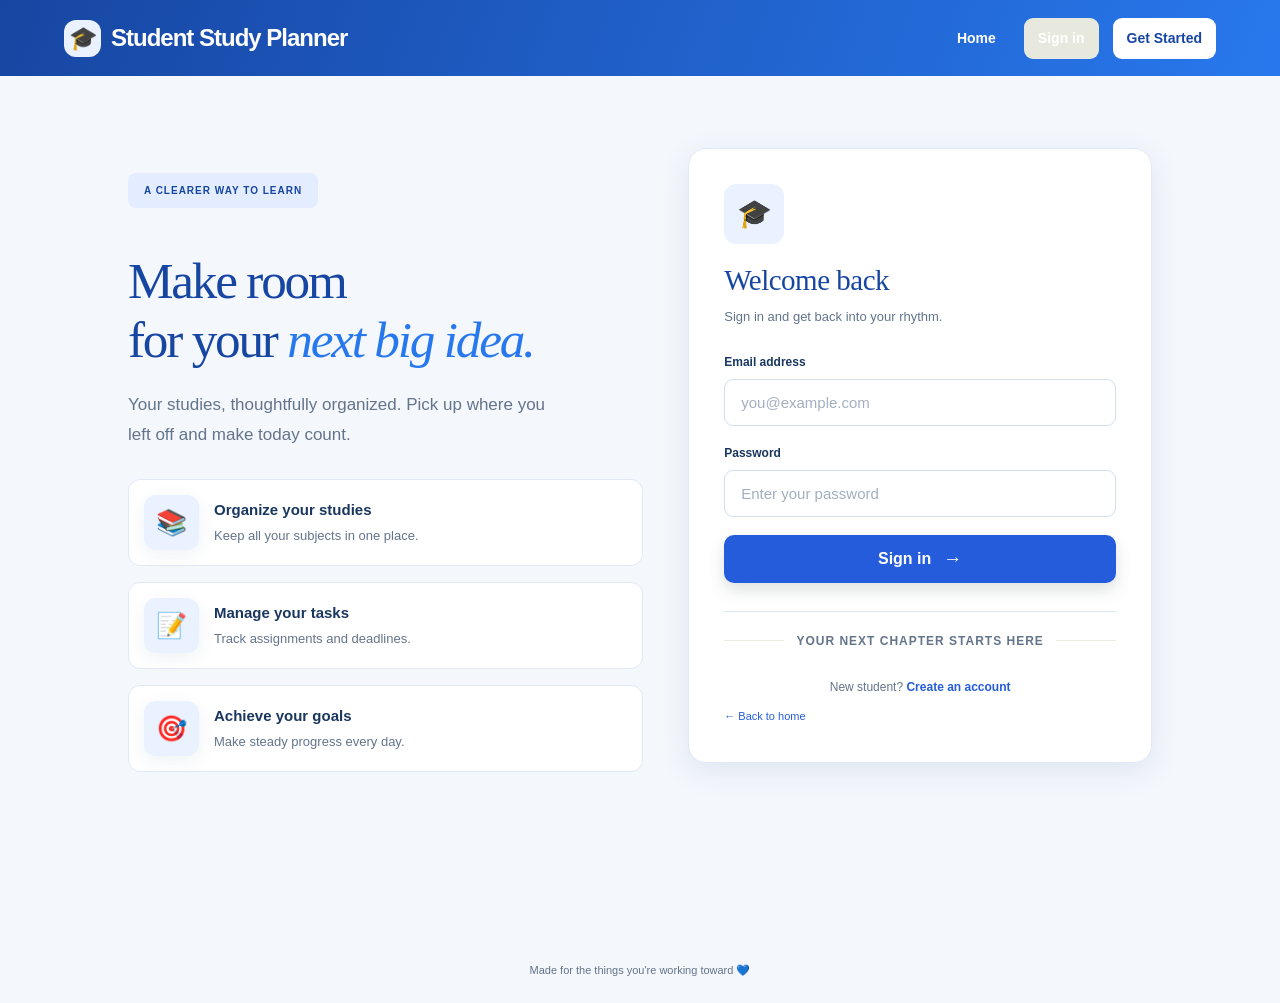
<file: frontend/subjects.html>
<!DOCTYPE html>
<html lang="en">

<head>

  <meta charset="UTF-8">

  <meta name="viewport"
        content="width=device-width, initial-scale=1.0">

  <title>Subjects - Student Study Planner</title>

  <link rel="stylesheet" href="js/css/style.css">

</head>

<body>

<!-- ================= NAVBAR ================= -->

<header class="navbar">

  <div class="logo">
    🎓
    <span>Student Study Planner</span>
  </div>

  <nav class="desktop-nav">

    <a href="dashboard.html">
      🏠 Dashboard
    </a>

    <a href="subjects.html"
       class="active">
      📚 Subjects
    </a>

    <a href="tasks.html">
      📝 Tasks
    </a>

    <a href="notes.html">
      📒 Notes
    </a>

    <a href="goals.html">
      🎯 Goals
    </a>

    <a href="profile.html">
      👤 Profile
    </a>

    <button
            onclick="logout()"
            class="logout-btn">

      Logout

    </button>

  </nav>


  <button
          class="mobile-menu-btn"
          onclick="toggleMobileMenu()">

    ☰

  </button>

</header>


<!-- ================= MOBILE MENU ================= -->

<div id="mobileMenu"
     class="mobile-menu">

  <a href="dashboard.html">
    🏠 Home
  </a>

  <a href="subjects.html">
    📚 Subjects
  </a>

  <a href="tasks.html">
    📝 Tasks
  </a>

  <a href="notes.html">
    📒 Notes
  </a>

  <a href="goals.html">
    🎯 Goals
  </a>

  <a href="profile.html">
    👤 Profile
  </a>

  <button onclick="logout()">
    🚪 Logout
  </button>

</div>


<!-- ================= MAIN ================= -->

<main class="page-container">


  <!-- PAGE HEADER -->

  <section class="page-header">

    <div>

      <h1>
        📚 My Subjects
      </h1>

      <p>
        Organize your subjects and keep your study plan simple.
      </p>

    </div>

    <div class="page-header-icon">
      📖
    </div>

  </section>


  <!-- ================= ADD SUBJECT ================= -->

  <section class="form-card">

    <div class="section-title">

      <div class="section-icon blue-icon">
        ➕
      </div>

      <div>

        <h2>
          Add New Subject
        </h2>

        <p>
          Add a subject to your study planner.
        </p>

      </div>

    </div>


    <form id="subjectForm"
          class="subject-form">

      <div class="input-group">

        <label for="subjectName">
          Subject Name
        </label>

        <input
                type="text"
                id="subjectName"
                placeholder="Example: Java"
                required>

      </div>


      <button
              type="submit"
              class="primary-btn">

        ➕ Add Subject

      </button>

    </form>


    <p id="message"
       class="message">
    </p>

  </section>


  <!-- ================= SUBJECT LIST ================= -->

  <section class="content-card">

    <div class="card-heading">

      <div>

        <h2>
          📚 My Subjects
        </h2>

        <p>
          Your saved subjects appear here.
        </p>

      </div>

      <span class="small-badge">
                Subjects
            </span>

    </div>


    <div id="subjectList"
         class="subject-grid">

      <!-- JavaScript loads subjects here -->

    </div>

  </section>


</main>


<!-- ================= MOBILE BOTTOM NAV ================= -->

<nav class="mobile-bottom-nav">

  <a href="dashboard.html">

    <span>🏠</span>
    <small>Home</small>

  </a>


  <a href="subjects.html"
     class="mobile-nav-active">

    <span>📚</span>
    <small>Subjects</small>

  </a>


  <a href="tasks.html">

    <span>📝</span>
    <small>Tasks</small>

  </a>


  <a href="notes.html">

    <span>📒</span>
    <small>Notes</small>

  </a>


  <a href="goals.html">

    <span>🎯</span>
    <small>Goals</small>

  </a>

</nav>


<script src="js/script.js"></script>


<script>

  function toggleMobileMenu() {

    const menu =
            document.getElementById("mobileMenu");

    menu.classList.toggle("show");

  }

</script>

</body>

</html>
</file>
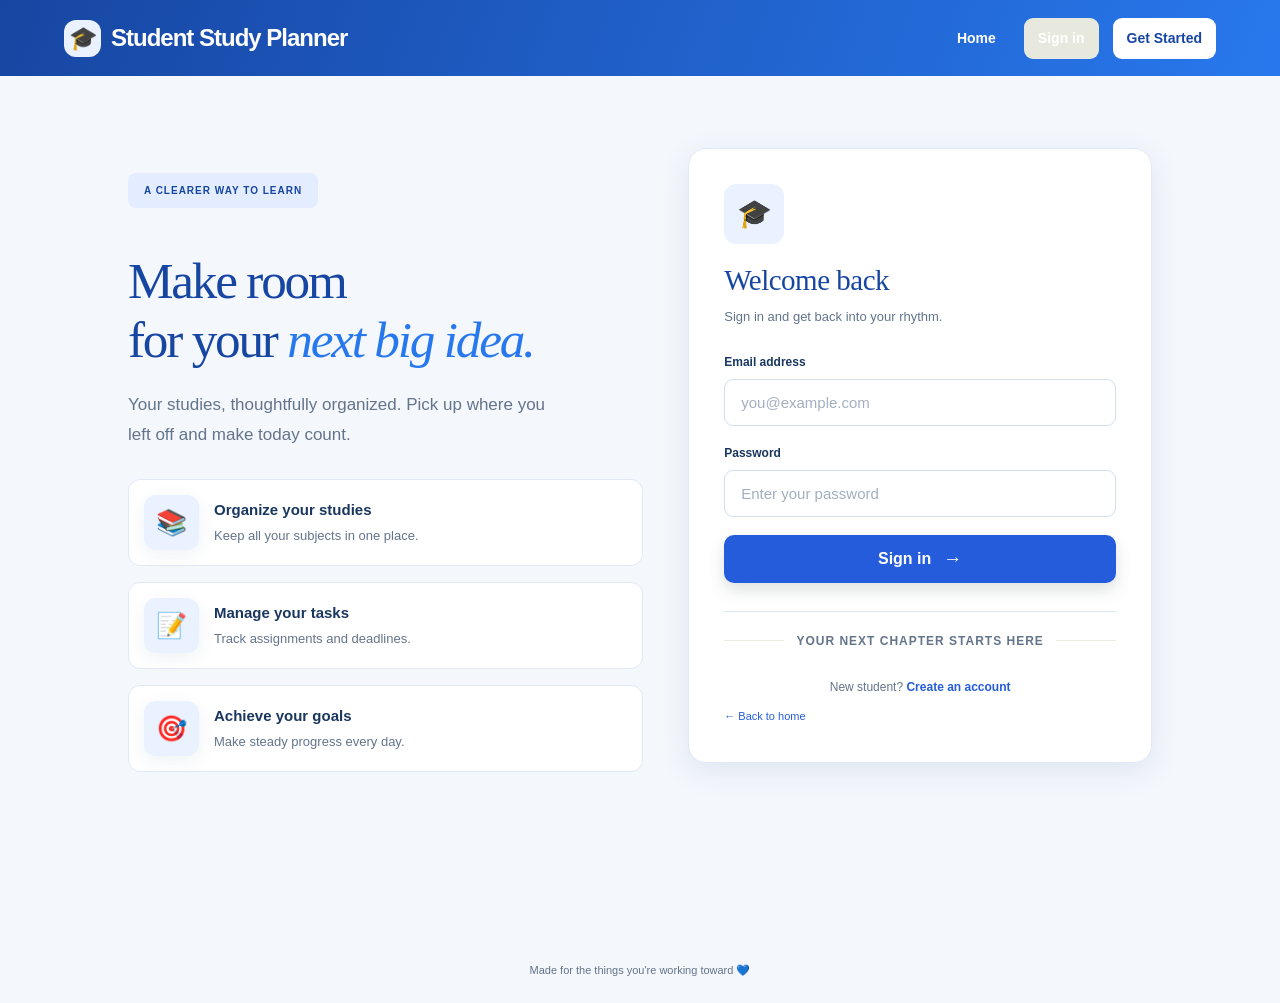
<file: frontend/tasks.html>
<!DOCTYPE html>
<html lang="en">

<head>
  <meta charset="UTF-8">
  <meta name="viewport" content="width=device-width, initial-scale=1.0">

  <title>Tasks - Student Study Planner</title>

  <link rel="stylesheet" href="js/css/style.css">
</head>

<body>

<header class="navbar">

  <div class="logo">
    🎓
    <span>Student Study Planner</span>
  </div>

  <nav class="desktop-nav">

    <a href="dashboard.html">🏠 Dashboard</a>

    <a href="subjects.html">📚 Subjects</a>

    <a href="tasks.html" class="active">📝 Tasks</a>

    <a href="notes.html">📒 Notes</a>

    <a href="goals.html">🎯 Goals</a>

    <a href="profile.html">👤 Profile</a>

    <button onclick="logout()" class="logout-btn">
      Logout
    </button>

  </nav>

  <button class="mobile-menu-btn"
          onclick="toggleMobileMenu()">
    ☰
  </button>

</header>


<!-- MOBILE MENU -->

<div id="mobileMenu" class="mobile-menu">

  <a href="dashboard.html">🏠 Home</a>
  <a href="subjects.html">📚 Subjects</a>
  <a href="tasks.html">📝 Tasks</a>
  <a href="notes.html">📒 Notes</a>
  <a href="goals.html">🎯 Goals</a>
  <a href="profile.html">👤 Profile</a>

  <button onclick="logout()">🚪 Logout</button>

</div>


<main class="page-container">

  <!-- PAGE HEADER -->

  <section class="page-header">

    <div>

      <h1>📝 My Tasks</h1>

      <p>
        Manage your study tasks, deadlines and reminders.
      </p>

    </div>

    <div class="page-header-icon">
      ✅
    </div>

  </section>


  <!-- ADD TASK -->

  <section class="form-card">

    <div class="section-title">

      <div class="section-icon blue-icon">
        ➕
      </div>

      <div>

        <h2>Add New Task</h2>

        <p>
          Create a task and connect it to a subject.
        </p>

      </div>

    </div>


    <form id="taskForm">

      <div class="form-grid">

        <div class="input-group">

          <label for="taskTitle">
            Task Title
          </label>

          <input
                  type="text"
                  id="taskTitle"
                  placeholder="Example: Complete Java Assignment"
                  required>

        </div>


        <div class="input-group">

          <label for="subjectId">
            Subject
          </label>

          <select id="subjectId" required>

            <option value="">
              Select Subject
            </option>

          </select>

        </div>


        <div class="input-group full-width">

          <label for="description">
            Description
          </label>

          <textarea
                  id="description"
                  placeholder="Enter task details..."
                  rows="4"></textarea>

        </div>


        <div class="input-group">

          <label for="deadline">
            Deadline
          </label>

          <input
                  type="datetime-local"
                  id="deadline">

        </div>


        <div class="input-group">

          <label for="reminder">
            Reminder
          </label>

          <input
                  type="datetime-local"
                  id="reminder">

        </div>

      </div>


      <button
              type="submit"
              class="primary-btn task-submit">

        ➕ Add Task

      </button>

    </form>


    <p id="message" class="message"></p>

  </section>


  <!-- TASK LIST -->

  <section class="content-card">

    <div class="card-heading">

      <div>

        <h2>📋 My Tasks</h2>

        <p>
          Track your pending and completed tasks.
        </p>

      </div>

      <span class="small-badge">
                Tasks
            </span>

    </div>


    <div id="taskList">

      <!-- Tasks loaded by JavaScript -->

    </div>

  </section>

</main>


<!-- MOBILE BOTTOM NAV -->

<nav class="mobile-bottom-nav">

  <a href="dashboard.html">
    <span>🏠</span>
    <small>Home</small>
  </a>

  <a href="subjects.html">
    <span>📚</span>
    <small>Subjects</small>
  </a>

  <a href="tasks.html" class="mobile-nav-active">
    <span>📝</span>
    <small>Tasks</small>
  </a>

  <a href="notes.html">
    <span>📒</span>
    <small>Notes</small>
  </a>

  <a href="goals.html">
    <span>🎯</span>
    <small>Goals</small>
  </a>

</nav>


<script src="js/script.js"></script>

<script>

  function toggleMobileMenu() {

    const menu =
            document.getElementById("mobileMenu");

    menu.classList.toggle("show");

  }

</script>

</body>
</html>
</file>
<file: frontend/js/css/style.css>
/* =========================================================
   STUDENT STUDY PLANNER
   COMPLETE COMMON UI
   ========================================================= */


/* ================= RESET ================= */

* {
  margin: 0;
  padding: 0;
  box-sizing: border-box;
}


html {
  scroll-behavior: smooth;
}


body {
  font-family: Arial, Helvetica, sans-serif;
  background: #f4f7fb;
  color: #18284b;
  min-height: 100vh;
}


a {
  text-decoration: none;
  color: inherit;
}


button,
input,
textarea,
select {
  font-family: inherit;
}


/* ================= NAVBAR ================= */

.navbar {
  height: 76px;
  width: 100%;
  background: linear-gradient(135deg, #1456d8, #2864db);
  color: white;

  display: flex;
  align-items: center;
  justify-content: space-between;

  padding: 0 5%;

  box-shadow: 0 4px 15px rgba(20, 60, 130, 0.18);

  position: sticky;
  top: 0;
  z-index: 1000;
}


.logo {
  display: flex;
  align-items: center;
  gap: 12px;

  font-size: 25px;
  font-weight: 700;

  white-space: nowrap;
}


.logo:first-letter {
  font-size: 28px;
}


.desktop-nav {
  display: flex;
  align-items: center;
  gap: 7px;
}


.desktop-nav a {
  padding: 12px 15px;
  border-radius: 12px;

  font-size: 15px;
  font-weight: 600;

  color: white;

  transition: 0.2s;
}


.desktop-nav a:hover,
.desktop-nav a.active {
  background: rgba(255, 255, 255, 0.18);
}


.logout-btn {
  border: none;

  background: #ef476f;
  color: white;

  padding: 11px 18px;

  border-radius: 10px;

  font-weight: 700;

  cursor: pointer;

  margin-left: 5px;

  transition: 0.2s;
}


.logout-btn:hover {
  background: #d9365d;
  transform: translateY(-1px);
}


/* ================= MOBILE MENU ================= */

.mobile-menu-btn {
  display: none;

  border: none;

  background: rgba(255,255,255,0.15);

  color: white;

  font-size: 25px;

  width: 45px;
  height: 45px;

  border-radius: 10px;

  cursor: pointer;
}


.mobile-menu {
  display: none;

  position: fixed;

  top: 76px;
  right: 15px;

  width: 220px;

  background: white;

  border-radius: 15px;

  padding: 12px;

  box-shadow: 0 12px 30px rgba(0,0,0,0.15);

  z-index: 999;
}


.mobile-menu.show {
  display: flex;
  flex-direction: column;
}


.mobile-menu a,
.mobile-menu button {
  padding: 13px;

  border: none;

  background: none;

  text-align: left;

  color: #18284b;

  font-size: 15px;

  border-radius: 9px;

  cursor: pointer;
}


.mobile-menu a:hover,
.mobile-menu button:hover {
  background: #eef4ff;
}


/* ================= PAGE CONTAINER ================= */

.page-container,
.dashboard-container,
main {
  width: 100%;
  max-width: 1200px;

  margin: auto;

  padding: 32px 5% 100px;
}


/* ================= PAGE HEADER ================= */

.page-header {
  background:
          linear-gradient(
                  135deg,
                  #ffffff,
                  #eef5ff
          );

  border-radius: 22px;

  padding: 28px 30px;

  margin-bottom: 25px;

  display: flex;

  align-items: center;

  justify-content: space-between;

  box-shadow:
          0 6px 20px rgba(30, 60, 110, 0.07);
}


.page-header h1 {
  font-size: 32px;

  color: #172b52;

  margin-bottom: 8px;
}


.page-header p {
  color: #68758a;

  font-size: 15px;
}


.page-header-icon {
  font-size: 55px;

  background: #e8f0ff;

  width: 85px;
  height: 85px;

  display: flex;

  align-items: center;
  justify-content: center;

  border-radius: 20px;
}


/* ================= WELCOME ================= */

.welcome-banner,
.welcome-card {
  background:
          linear-gradient(
                  135deg,
                  #ffffff 0%,
                  #eef5ff 100%
          );

  border-radius: 24px;

  padding: 30px;

  margin-bottom: 25px;

  min-height: 190px;

  display: flex;

  align-items: center;

  justify-content: space-between;

  box-shadow:
          0 7px 25px rgba(30, 60, 110, 0.08);
}


.welcome-banner h1,
.welcome-card h1 {
  font-size: 38px;

  color: #14284c;

  margin-bottom: 8px;
}


.welcome-banner p,
.welcome-card p {
  color: #65748a;

  font-size: 16px;

  margin-bottom: 10px;
}


.welcome-banner .date,
.welcome-card .date {
  color: #56657b;

  font-size: 14px;
}


/* ================= DASHBOARD STATS ================= */

.stats-grid,
.stat-grid {
  display: grid;

  grid-template-columns:
        repeat(4, 1fr);

  gap: 18px;

  margin-bottom: 25px;
}


.stat-card {
  background: white;

  min-height: 145px;

  border-radius: 18px;

  padding: 20px;

  position: relative;

  box-shadow:
          0 6px 18px rgba(30, 50, 90, 0.07);

  border: 1px solid #edf0f5;

  transition: 0.2s;

  overflow: hidden;
}


.stat-card:hover {
  transform: translateY(-4px);

  box-shadow:
          0 12px 25px rgba(30, 50, 90, 0.11);
}


.stat-card h2,
.stat-card h3 {
  font-size: 17px;

  margin-bottom: 12px;

  color: #243653;
}


.stat-card .number,
.stat-card .count {
  display: block;

  font-size: 34px;

  font-weight: 800;

  color: #18284b;

  margin-bottom: 5px;
}


.stat-card p {
  color: #7a8799;

  font-size: 13px;
}


.stat-card .icon {
  font-size: 30px;

  margin-bottom: 10px;
}


/* pastel dashboard cards */

.stat-card:nth-child(1) {
  background: #edf5ff;
}


.stat-card:nth-child(2) {
  background: #fff0f4;
}


.stat-card:nth-child(3) {
  background: #fff8e6;
}


.stat-card:nth-child(4) {
  background: #edfaf2;
}


.stat-card:nth-child(5) {
  background: #f4efff;
}


.stat-card:nth-child(6) {
  background: #f0edff;
}


.stat-card:nth-child(7) {
  background: #edfaf5;
}


/* ================= MAIN DASHBOARD GRID ================= */

.dashboard-grid,
.main-grid {
  display: grid;

  grid-template-columns:
        1.4fr 1fr;

  gap: 22px;

  margin-bottom: 25px;
}


/* ================= CARDS ================= */

.content-card,
.form-card,
.dashboard-card,
.panel {
  background: white;

  border-radius: 18px;

  padding: 25px;

  margin-bottom: 22px;

  border: 1px solid #edf0f5;

  box-shadow:
          0 6px 20px rgba(30, 50, 90, 0.06);
}


.card-heading {
  display: flex;

  justify-content: space-between;

  align-items: center;

  margin-bottom: 20px;
}


.card-heading h2 {
  font-size: 20px;

  color: #18284b;

  margin-bottom: 5px;
}


.card-heading p {
  color: #7a8799;

  font-size: 13px;
}


.section-title {
  display: flex;

  align-items: center;

  gap: 13px;

  margin-bottom: 22px;
}


.section-title h2 {
  font-size: 21px;

  color: #18284b;

  margin-bottom: 4px;
}


.section-title p {
  color: #7a8799;

  font-size: 13px;
}


.section-icon {
  width: 45px;
  height: 45px;

  display: flex;

  align-items: center;
  justify-content: center;

  border-radius: 12px;

  font-size: 22px;
}


.blue-icon {
  background: #e7f0ff;
}


.green-icon {
  background: #e5f8ed;
}


.small-badge {
  padding: 7px 12px;

  border-radius: 20px;

  background: #edf4ff;

  color: #2864db;

  font-size: 12px;

  font-weight: 700;
}


/* ================= FORMS ================= */

.input-group {
  margin-bottom: 18px;
}


.input-group label {
  display: block;

  font-size: 14px;

  font-weight: 700;

  color: #34425a;

  margin-bottom: 7px;
}


.input-group input,
.input-group textarea,
.input-group select {

  width: 100%;

  padding: 13px 15px;

  border: 1px solid #d8e0eb;

  border-radius: 11px;

  background: #fafcff;

  color: #243653;

  font-size: 14px;

  outline: none;

  transition: 0.2s;
}


.input-group input:focus,
.input-group textarea:focus,
.input-group select:focus {

  border-color: #2864db;

  background: white;

  box-shadow:
          0 0 0 3px rgba(40,100,219,0.1);
}


.input-group textarea {
  resize: vertical;

  min-height: 110px;
}


.form-card form {
  width: 100%;
}


.primary-btn {
  border: none;

  background:
          linear-gradient(
                  135deg,
                  #2361d8,
                  #3978e8
          );

  color: white;

  padding: 13px 22px;

  border-radius: 11px;

  font-weight: 700;

  font-size: 14px;

  cursor: pointer;

  transition: 0.2s;
}


.primary-btn:hover {
  transform: translateY(-2px);

  box-shadow:
          0 7px 15px rgba(35,97,216,0.22);
}


.message {
  margin-top: 12px;

  font-size: 14px;

  color: #2864db;
}


/* ================= SUBJECTS ================= */

.subject-grid {
  display: grid;

  grid-template-columns:
        repeat(auto-fit, minmax(220px, 1fr));

  gap: 18px;
}


.subject-card,
.subject-item {

  background: #f5f9ff;

  border: 1px solid #dce8fb;

  border-radius: 16px;

  padding: 20px;

  transition: 0.2s;
}


.subject-card:hover,
.subject-item:hover {

  transform: translateY(-3px);

  box-shadow:
          0 8px 20px rgba(30,60,110,0.08);
}


.subject-card h3,
.subject-item h3 {

  color: #18345f;

  font-size: 18px;
}


/* ================= TASKS ================= */

.form-grid {

  display: grid;

  grid-template-columns:
        1fr 1fr;

  gap: 18px;
}


.full-width {
  grid-column: 1 / -1;
}


#taskList {

  display: grid;

  gap: 14px;
}


#taskList .item {

  background: #f8faff;

  border: 1px solid #e0e7f1;

  border-radius: 15px;

  padding: 18px;

  transition: 0.2s;
}


#taskList .item:hover {

  transform: translateY(-2px);

  box-shadow:
          0 8px 18px rgba(30,50,80,0.07);
}


#taskList .item h3 {

  color: #18284b;

  margin-bottom: 7px;
}


/* ================= NOTES ================= */

.notes-grid {

  display: grid;

  grid-template-columns:
        repeat(auto-fit, minmax(240px, 1fr));

  gap: 18px;
}


.note-card {

  background: #faf7ff;

  border: 1px solid #e7dcfa;

  border-radius: 16px;

  padding: 20px;

  transition: 0.2s;
}


.note-card:hover {

  transform: translateY(-3px);

  box-shadow:
          0 8px 20px rgba(80,50,120,0.08);
}


.note-card h3 {

  color: #3f286d;

  margin-bottom: 10px;
}


.note-card p {

  color: #68758a;

  line-height: 1.6;

  white-space: pre-wrap;
}


.note-date {

  font-size: 12px;

  color: #929aaa;

  margin-top: 14px;
}


/* ================= GOALS ================= */

.goal-form-grid {

  display: grid;

  grid-template-columns:
        1fr 1fr;

  gap: 18px;
}


.goals-grid {

  display: grid;

  grid-template-columns:
        repeat(auto-fit, minmax(250px, 1fr));

  gap: 18px;
}


.goal-card {

  background: #f5fcf8;

  border: 1px solid #d7eddf;

  border-radius: 16px;

  padding: 20px;

  transition: 0.2s;
}


.goal-card:hover {

  transform: translateY(-3px);

  box-shadow:
          0 8px 20px rgba(30,70,50,0.08);
}


.goal-card h3 {

  color: #1c4a32;

  margin-bottom: 8px;
}


.goal-card p {

  color: #667085;

  line-height: 1.5;
}


.progress-container {

  margin-top: 18px;
}


.progress-info {

  display: flex;

  justify-content: space-between;

  font-size: 13px;

  color: #68758a;

  margin-bottom: 7px;
}


.progress-bar {

  width: 100%;

  height: 9px;

  background: #e1eee6;

  border-radius: 20px;

  overflow: hidden;
}


.progress-fill {

  height: 100%;

  background: #36a269;

  border-radius: 20px;
}


/* ================= UPCOMING TASKS ================= */

.upcoming-list {

  display: flex;

  flex-direction: column;

  gap: 12px;
}


.upcoming-item {

  padding: 14px;

  border-radius: 12px;

  background: #f7f9fc;

  border: 1px solid #edf0f5;
}


.upcoming-item h3 {

  font-size: 15px;

  color: #243653;

  margin-bottom: 5px;
}


.upcoming-item p {

  font-size: 12px;

  color: #7b8799;
}


/* ================= QUICK ACTIONS ================= */

.quick-actions {

  display: grid;

  grid-template-columns:
        1fr 1fr;

  gap: 13px;
}


.quick-action {

  border: none;

  padding: 15px;

  border-radius: 12px;

  font-weight: 700;

  cursor: pointer;

  text-align: center;

  transition: 0.2s;
}


.quick-action:hover {

  transform: translateY(-2px);
}


.quick-subject {

  background: #e8f1ff;

  color: #2864db;
}


.quick-task {

  background: #ffeaf0;

  color: #d63e63;
}


.quick-note {

  background: #f0eaff;

  color: #7042c2;
}


.quick-goal {

  background: #fff3dc;

  color: #c77b18;
}


/* ================= STUDY PROGRESS ================= */

.study-progress {

  margin-top: 15px;
}


.study-progress-bar {

  height: 12px;

  background: #e8edf3;

  border-radius: 20px;

  overflow: hidden;
}


.study-progress-fill {

  height: 100%;

  background: #36a269;

  border-radius: 20px;
}


/* ================= STUDY TIP ================= */

.study-tip {

  background:
          linear-gradient(
                  135deg,
                  #fffaf0,
                  #fff4d9
          );

  border: 1px solid #f5e4bd;
}


.study-tip h2 {

  color: #795d20;

  margin-bottom: 10px;
}


.study-tip p {

  color: #766744;

  line-height: 1.6;
}


/* ================= PROFILE ================= */

.profile-card {

  max-width: 650px;

  margin: auto;

  background: white;

  padding: 30px;

  border-radius: 20px;

  box-shadow:
          0 7px 22px rgba(30,50,90,0.07);
}


.profile-avatar {

  width: 85px;
  height: 85px;

  background: #e8f1ff;

  border-radius: 50%;

  display: flex;

  align-items: center;
  justify-content: center;

  font-size: 40px;

  margin: 0 auto 20px;
}


/* ================= MOBILE BOTTOM NAV ================= */

.mobile-bottom-nav {

  display: none;

  position: fixed;

  left: 0;
  right: 0;
  bottom: 0;

  height: 65px;

  background: white;

  border-top: 1px solid #e3e8ef;

  box-shadow:
          0 -5px 18px rgba(30,50,80,0.08);

  z-index: 1000;

  justify-content: space-around;

  align-items: center;
}


.mobile-bottom-nav a {

  display: flex;

  flex-direction: column;

  align-items: center;

  justify-content: center;

  gap: 3px;

  color: #778398;

  font-size: 19px;

  min-width: 55px;
}


.mobile-bottom-nav small {

  font-size: 10px;

  font-weight: 600;
}


.mobile-bottom-nav a.active,
.mobile-bottom-nav a.mobile-nav-active {

  color: #2864db;
}


/* ================= RESPONSIVE ================= */

@media (max-width: 1050px) {

  .desktop-nav a {

    padding: 10px 8px;

    font-size: 13px;
  }


  .logo {

    font-size: 21px;
  }


  .stats-grid,
  .stat-grid {

    grid-template-columns:
            repeat(2, 1fr);
  }

}


@media (max-width: 850px) {

  .desktop-nav {

    display: none;
  }


  .mobile-menu-btn {

    display: block;
  }


  .mobile-bottom-nav {

    display: flex;
  }


  .navbar {

    height: 68px;

    padding: 0 18px;
  }


  .mobile-menu {

    top: 68px;
  }


  .logo {

    font-size: 19px;
  }


  .page-container,
  .dashboard-container,
  main {

    padding:
            22px 16px 90px;
  }


  .welcome-banner,
  .welcome-card {

    padding: 22px;

    min-height: auto;
  }


  .welcome-banner h1,
  .welcome-card h1 {

    font-size: 28px;
  }


  .dashboard-grid,
  .main-grid {

    grid-template-columns: 1fr;
  }

}


@media (max-width: 600px) {

  .stats-grid,
  .stat-grid {

    grid-template-columns:
            1fr 1fr;

    gap: 11px;
  }


  .stat-card {

    min-height: 125px;

    padding: 15px;
  }


  .stat-card h2,
  .stat-card h3 {

    font-size: 14px;
  }


  .stat-card .number,
  .stat-card .count {

    font-size: 27px;
  }


  .page-header {

    padding: 20px;

    border-radius: 17px;
  }


  .page-header h1 {

    font-size: 25px;
  }


  .page-header-icon {

    width: 60px;
    height: 60px;

    font-size: 32px;
  }


  .form-card,
  .content-card,
  .dashboard-card,
  .panel {

    padding: 18px;

    border-radius: 16px;
  }


  .form-grid {

    grid-template-columns: 1fr;
  }


  .full-width {

    grid-column: auto;
  }


  .goal-form-grid {

    grid-template-columns: 1fr;
  }


  .quick-actions {

    grid-template-columns: 1fr 1fr;
  }


  .notes-grid,
  .goals-grid,
  .subject-grid {

    grid-template-columns: 1fr;
  }

}


@media (max-width: 400px) {

  .stats-grid,
  .stat-grid {

    grid-template-columns: 1fr;
  }


  .logo span {

    font-size: 17px;
  }


  .welcome-banner h1,
  .welcome-card h1 {

    font-size: 24px;
  }

}
/* =========================================================
   PROFILE PAGE
   ========================================================= */


.profile-card {

  max-width: 100%;

  background:
          linear-gradient(
                  135deg,
                  #ffffff,
                  #eef5ff
          );

  border-radius: 22px;

  padding: 30px;

  margin-bottom: 22px;

  display: flex;

  align-items: center;

  gap: 25px;

  border: 1px solid #e4ebf5;

  box-shadow:
          0 7px 22px
          rgba(30,50,90,0.07);

}


.profile-avatar {

  width: 100px;

  height: 100px;

  flex-shrink: 0;

  border-radius: 50%;

  background:
          linear-gradient(
                  135deg,
                  #dceaff,
                  #edf4ff
          );

  display: flex;

  align-items: center;

  justify-content: center;

  font-size: 48px;

  border: 5px solid white;

  box-shadow:
          0 5px 15px
          rgba(30,60,110,0.12);

}


.profile-main-info h2 {

  font-size: 28px;

  color: #172b52;

  margin-bottom: 6px;

}


.profile-main-info p {

  color: #6b778c;

  margin-bottom: 12px;

}


.profile-role {

  display: inline-block;

  padding: 7px 13px;

  background: #e8f1ff;

  color: #2864db;

  border-radius: 20px;

  font-size: 13px;

  font-weight: 700;

}


/* ================= PROFILE INFORMATION ================= */


.profile-info-grid {

  display: grid;

  grid-template-columns:
        1fr 1fr;

  gap: 15px;

}


.profile-info-item {

  display: flex;

  align-items: center;

  gap: 13px;

  padding: 16px;

  background: #f8faff;

  border: 1px solid #e7edf5;

  border-radius: 13px;

}


.info-icon {

  width: 42px;

  height: 42px;

  border-radius: 11px;

  background: #eaf2ff;

  display: flex;

  align-items: center;

  justify-content: center;

  font-size: 20px;

  flex-shrink: 0;

}


.profile-info-item small {

  display: block;

  color: #8994a5;

  font-size: 12px;

  margin-bottom: 4px;

}


.profile-info-item strong {

  display: block;

  color: #263653;

  font-size: 14px;

  word-break: break-word;

}


/* ================= PROFILE STATS ================= */


.profile-stats {

  display: grid;

  grid-template-columns:
        repeat(4, 1fr);

  gap: 15px;

}


.profile-stat {

  display: flex;

  align-items: center;

  gap: 13px;

  padding: 18px;

  border-radius: 15px;

  transition: 0.2s;

}


.profile-stat:hover {

  transform: translateY(-3px);

}


.profile-stat > span {

  font-size: 28px;

}


.profile-stat strong {

  display: block;

  font-size: 25px;

  color: #18284b;

}


.profile-stat small {

  color: #718096;

  font-size: 12px;

}


.blue-stat {

  background: #edf5ff;

}


.pink-stat {

  background: #fff0f4;

}


.purple-stat {

  background: #f4efff;

}


.green-stat {

  background: #edfaf2;

}


/* ================= ACCOUNT ================= */


.account-card {

  margin-bottom: 30px;

}


.profile-logout-btn {

  border: none;

  background: #ffe8ee;

  color: #d9365d;

  padding: 13px 20px;

  border-radius: 10px;

  font-weight: 700;

  cursor: pointer;

  transition: 0.2s;

}


.profile-logout-btn:hover {

  background: #ffd7e1;

}


/* ================= PROFILE MOBILE ================= */


@media (max-width: 700px) {

  .profile-card {

    flex-direction: column;

    text-align: center;

    padding: 25px 18px;

  }


  .profile-info-grid {

    grid-template-columns: 1fr;

  }


  .profile-stats {

    grid-template-columns:
            1fr 1fr;

  }

}


@media (max-width: 400px) {

  .profile-stats {

    grid-template-columns: 1fr;

  }


  .profile-main-info h2 {

    font-size: 24px;

  }

}
/* ===================================
   STUDENT STUDY PLANNER - LOGIN PAGE
   =================================== */

.auth-body {
  margin: 0;
  min-height: 100vh;
  background: #f3f6fc;
  color: #17345f;
  font-family: "Segoe UI", Arial, sans-serif;
}

/* Navigation */

.auth-navbar {
  min-height: 76px;
  padding: 0 6%;
  display: flex;
  align-items: center;
  justify-content: space-between;
  gap: 25px;
  background: linear-gradient(110deg, #174fd1, #2869ed);
  box-shadow: 0 5px 20px rgba(25, 78, 175, 0.15);
}

.auth-brand {
  display: flex;
  align-items: center;
  gap: 12px;
  color: white;
  font-size: 25px;
  font-weight: 750;
  text-decoration: none;
  letter-spacing: -0.5px;
}

.brand-icon {
  font-size: 34px;
}

.auth-nav-links {
  display: flex;
  align-items: center;
  gap: 12px;
}

.auth-nav-links a {
  padding: 12px 17px;
  border-radius: 10px;
  color: white;
  font-size: 14px;
  font-weight: 600;
  text-decoration: none;
  transition: background 0.2s, transform 0.2s;
}

.auth-nav-links a:hover,
.auth-nav-links .auth-active {
  background: rgba(255, 255, 255, 0.18);
}

.auth-nav-links .auth-register {
  background: #ff4775;
  box-shadow: 0 4px 12px rgba(255, 71, 117, 0.2);
}

.auth-nav-links .auth-register:hover {
  background: #ed3262;
  transform: translateY(-1px);
}

/* Main layout */

.auth-main {
  width: min(1120px, 90%);
  margin: 55px auto 40px;
  display: grid;
  grid-template-columns: 1fr 430px;
  align-items: center;
  gap: 65px;
}

/* Intro section */

.auth-intro {
  padding: 15px 0;
}

.intro-tag {
  display: inline-block;
  padding: 9px 13px;
  border-radius: 30px;
  background: #e4ecff;
  color: #245ad1;
  font-size: 11px;
  font-weight: 800;
  letter-spacing: 1.5px;
}

.auth-intro h1 {
  margin: 23px 0 17px;
  color: #18345c;
  font-size: clamp(36px, 4vw, 49px);
  line-height: 1.2;
  letter-spacing: -1.5px;
}

.auth-intro h1 span {
  color: #2864e8;
}

.auth-intro > p {
  max-width: 470px;
  color: #71819a;
  font-size: 16px;
  line-height: 1.9;
}

.intro-features {
  display: grid;
  gap: 23px;
  margin-top: 35px;
}

.intro-feature {
  display: flex;
  align-items: center;
  gap: 16px;
}

.intro-feature > span {
  width: 48px;
  height: 48px;
  flex-shrink: 0;
  display: flex;
  align-items: center;
  justify-content: center;
  border-radius: 14px;
  background: white;
  box-shadow: 0 5px 18px rgba(35, 67, 115, 0.07);
  font-size: 23px;
}

.intro-feature strong,
.intro-feature small {
  display: block;
}

.intro-feature strong {
  margin-bottom: 5px;
  font-size: 15px;
}

.intro-feature small {
  color: #7b8aa1;
  font-size: 13px;
}

/* Login card */

.auth-card {
  padding: 36px 32px;
  border: 1px solid #edf1f8;
  border-radius: 23px;
  background: white;
  box-shadow: 0 18px 55px rgba(34, 65, 113, 0.11);
}

.auth-card-icon {
  width: 57px;
  height: 57px;
  display: flex;
  align-items: center;
  justify-content: center;
  border-radius: 17px;
  background: linear-gradient(135deg, #e7efff, #f0eaff);
  font-size: 28px;
}

.auth-card h2 {
  margin: 23px 0 8px;
  color: #19355e;
  font-size: 29px;
  letter-spacing: -0.5px;
}

.auth-subtitle {
  margin: 0 0 28px;
  color: #8390a5;
  font-size: 13px;
  line-height: 1.7;
}

.auth-field {
  margin-bottom: 21px;
}

.auth-field label {
  display: block;
  margin-bottom: 9px;
  color: #344863;
  font-size: 13px;
  font-weight: 700;
}

.auth-field input {
  box-sizing: border-box;
  display: block;
  width: 100%;
  height: 49px;
  padding: 0 14px;
  border: 1px solid #dce4f0;
  border-radius: 10px;
  outline: none;
  background: #fbfcff;
  color: #233b5b;
  font: inherit;
  font-size: 14px;
  transition: border-color 0.2s, box-shadow 0.2s,
  background 0.2s;
}

.auth-field input::placeholder {
  color: #a3afbf;
}

.auth-field input:focus {
  border-color: #3269e8;
  background: white;
  box-shadow: 0 0 0 4px rgba(50, 105, 232, 0.1);
}

/* Login button */

.auth-card .auth-submit {
  width: 100%;
  height: 49px;
  margin-top: 5px;
  display: flex;
  align-items: center;
  justify-content: center;
  gap: 10px;
  border: none;
  border-radius: 10px;
  background: linear-gradient(100deg, #2058db, #3478f6);
  color: white;
  font-size: 15px;
  font-weight: 700;
  cursor: pointer;
  box-shadow: 0 7px 16px rgba(38, 96, 221, 0.2);
  transition: transform 0.2s, box-shadow 0.2s;
}

.auth-card .auth-submit:hover {
  transform: translateY(-2px);
  box-shadow: 0 10px 22px rgba(38, 96, 221, 0.28);
}

.auth-card .auth-submit span {
  font-size: 19px;
}

.auth-message {
  overflow-wrap: anywhere;
  font-size: 13px;
}

/* Register link */

.auth-divider {
  display: flex;
  align-items: center;
  gap: 12px;
  margin: 28px 0 19px;
  color: #9aa6b7;
  font-size: 10px;
  font-weight: 800;
  letter-spacing: 1px;
}

.auth-divider::before,
.auth-divider::after {
  content: "";
  flex: 1;
  height: 1px;
  background: #e8edf5;
}

.auth-create {
  margin: 0;
  color: #7b899e;
  text-align: center;
  font-size: 13px;
}

.auth-create a {
  color: #245fe1;
  font-weight: 700;
  text-decoration: none;
}

.auth-create a:hover {
  text-decoration: underline;
}

.auth-back {
  display: block;
  margin-top: 24px;
  color: #8491a5;
  font-size: 12px;
  text-align: center;
  text-decoration: none;
}

.auth-back:hover {
  color: #245fe1;
}

/* Footer */

.auth-footer {
  padding: 15px 20px 25px;
  color: #91a0b4;
  text-align: center;
  font-size: 12px;
}

/* Responsive layout */

@media (max-width: 900px) {
  .auth-main {
    grid-template-columns: 1fr 390px;
    gap: 30px;
  }

  .auth-navbar {
    padding: 15px 4%;
  }

  .auth-brand {
    font-size: 20px;
  }

  .auth-nav-links {
    gap: 4px;
  }

  .auth-nav-links a {
    padding: 10px;
  }

  .auth-intro h1 {
    font-size: 35px;
  }
}

@media (max-width: 700px) {
  .auth-navbar {
    flex-direction: column;
    gap: 12px;
    padding: 17px 12px;
  }

  .auth-brand {
    font-size: 21px;
  }

  .auth-nav-links {
    width: 100%;
    justify-content: center;
    flex-wrap: wrap;
  }

  .auth-main {
    width: 90%;
    margin-top: 30px;
    grid-template-columns: 1fr;
    gap: 25px;
  }

  .auth-intro {
    padding: 10px 0;
  }

  .auth-intro h1 {
    font-size: 35px;
  }

  .auth-intro > p {
    font-size: 14px;
  }

  .intro-features {
    gap: 17px;
    margin-top: 24px;
  }

  .auth-card {
    box-sizing: border-box;
    width: 100%;
    padding: 28px 22px;
  }
}

@media (max-width: 380px) {
  .auth-brand {
    font-size: 18px;
  }

  .auth-nav-links a {
    padding: 9px;
    font-size: 12px;
  }

  .auth-intro h1 {
    font-size: 30px;
  }
}
/* ========================================
 STUDENT STUDY PLANNER - DASHBOARD DESIGN
 Blue and White Theme
 ======================================== */

/* Dashboard background */

body:has(.dashboard-container) {
  margin: 0;
  background: #f3f6fc;
  color: #19365f;
  font-family: "Segoe UI", Arial, sans-serif;
}

/* Navigation bar */

body:has(.dashboard-container) .navbar {
  position: sticky;
  top: 0;
  z-index: 1000;
  min-height: 95px;
  padding: 0 5.5%;
  box-sizing: border-box;

  display: flex;
  align-items: center;
  justify-content: space-between;
  gap: 20px;

  background: linear-gradient(110deg, #1855d5, #2869ed);
  box-shadow: 0 5px 20px rgba(25, 70, 150, 0.16);
}

body:has(.dashboard-container) .logo {
  display: flex;
  align-items: center;
  gap: 14px;
  color: white;
  font-size: 29px;
  font-weight: 750;
  white-space: nowrap;
}

body:has(.dashboard-container) .desktop-nav {
  display: flex;
  align-items: center;
  gap: 8px;
}

body:has(.dashboard-container) .desktop-nav a {
  padding: 15px 18px;
  border-radius: 14px;
  color: white;
  font-weight: 650;
  text-decoration: none;
  white-space: nowrap;
  transition: background 0.2s;
}

body:has(.dashboard-container) .desktop-nav a:hover,
body:has(.dashboard-container) .desktop-nav a.active {
  background: rgba(255, 255, 255, 0.19);
}

body:has(.dashboard-container) .logout-btn {
  padding: 14px 23px;
  border: none;
  border-radius: 13px;
  background: #f04470;
  color: white;
  font-size: 15px;
  font-weight: 700;
  cursor: pointer;
}

body:has(.dashboard-container) .logout-btn:hover {
  background: #d9325e;
}

/* Main dashboard */

body:has(.dashboard-container) .dashboard-container {
  width: 84%;
  max-width: 1450px;
  margin: 0 auto;
  padding: 42px 0 65px;
}

/* Welcome section */

body:has(.dashboard-container) .welcome-section {
  display: flex;
  align-items: center;
  justify-content: space-between;
  gap: 25px;
  margin-bottom: 28px;
}

body:has(.dashboard-container) .welcome-section h1 {
  margin: 0 0 8px;
  color: #19365f;
  font-size: clamp(27px, 3vw, 40px);
  font-weight: 750;
  line-height: 1.3;
}

body:has(.dashboard-container) .welcome-section p {
  margin: 0 0 8px;
  color: #627590;
  font-size: 16px;
}

body:has(.dashboard-container) .today-date {
  color: #647895;
  font-size: 15px;
}

body:has(.dashboard-container) .welcome-icon {
  font-size: 55px;
}

/* Statistics grid */

body:has(.dashboard-container) .stats-grid {
  display: grid;
  grid-template-columns: repeat(4, minmax(0, 1fr));
  gap: 22px;
  margin-bottom: 30px;
}

body:has(.dashboard-container) .second-stats {
  grid-template-columns: repeat(3, minmax(0, 1fr));
}

/* Statistics cards */

body:has(.dashboard-container) .stat-card {
  position: relative;
  display: flex;
  flex-direction: column;
  align-items: flex-start;
  min-height: 180px;
  padding: 26px;
  box-sizing: border-box;

  border: 1px solid rgba(220, 229, 243, 0.55);
  border-radius: 24px;
  color: #19365f;
  text-decoration: none;

  box-shadow: 0 10px 28px rgba(32, 61, 102, 0.07);
  transition: transform 0.2s, box-shadow 0.2s;
}

body:has(.dashboard-container) .stat-card:hover {
  transform: translateY(-4px);
  box-shadow: 0 15px 32px rgba(32, 61, 102, 0.12);
}

body:has(.dashboard-container) .stat-card.blue {
  background: #eaf3ff;
}

body:has(.dashboard-container) .stat-card.pink {
  background: #fff0f5;
}

body:has(.dashboard-container) .stat-card.orange {
  background: #fff7e5;
}

body:has(.dashboard-container) .stat-card.green {
  background: #ebf9f1;
}

body:has(.dashboard-container) .stat-card.purple,
body:has(.dashboard-container) .stat-card.violet {
  background: #f1efff;
}

body:has(.dashboard-container) .stat-card.gold {
  background: #fff6df;
}

body:has(.dashboard-container) .stat-icon {
  margin-bottom: 6px;
  font-size: 22px;
}

body:has(.dashboard-container) .stat-content h3 {
  margin: 0 0 14px;
  color: #19365f;
  font-size: 20px;
  font-weight: 700;
}

body:has(.dashboard-container) .stat-content strong {
  display: block;
  margin-bottom: 2px;
  color: #19365f;
  font-size: 22px;
}

body:has(.dashboard-container) .stat-content p {
  margin: 0;
  color: #71839f;
  font-size: 14px;
}

body:has(.dashboard-container) .card-arrow {
  margin-top: 7px;
  color: #2257bd;
  font-size: 23px;
  line-height: 1;
}

/* Dashboard content columns */

body:has(.dashboard-container) .dashboard-columns {
  display: grid;
  grid-template-columns: 1.35fr 1fr;
  gap: 25px;
  margin-top: 30px;
}

body:has(.dashboard-container) .dashboard-box {
  min-width: 0;
  padding: 27px;
  border: 1px solid #e7edf6;
  border-radius: 22px;
  background: white;
  box-shadow: 0 9px 26px rgba(32, 61, 102, 0.06);
}

body:has(.dashboard-container) .box-header {
  display: flex;
  align-items: center;
  justify-content: space-between;
  gap: 15px;
  margin-bottom: 22px;
}

body:has(.dashboard-container) .box-header h2 {
  margin: 0;
  color: #19365f;
  font-size: 24px;
}

body:has(.dashboard-container) .box-header a {
  color: #245edb;
  font-size: 14px;
  font-weight: 650;
  text-decoration: none;
}

body:has(.dashboard-container) .box-header a:hover {
  text-decoration: underline;
}

/* Upcoming tasks */

body:has(.dashboard-container) .upcoming-list {
  display: grid;
  gap: 14px;
}

body:has(.dashboard-container) .empty-state {
  padding: 25px 15px;
  border: 1px dashed #dce5f2;
  border-radius: 16px;
  background: #f8faff;
  text-align: center;
}

body:has(.dashboard-container) .empty-icon {
  margin-bottom: 10px;
  font-size: 35px;
}

body:has(.dashboard-container) .empty-state h3 {
  margin: 0 0 8px;
  color: #28466f;
  font-size: 17px;
}

body:has(.dashboard-container) .empty-state p {
  margin: 0;
  color: #8190a6;
  font-size: 14px;
}

/* Quick actions */

body:has(.dashboard-container) .quick-actions {
  display: grid;
  grid-template-columns: repeat(2, minmax(0, 1fr));
  gap: 14px;
}

body:has(.dashboard-container) .action-btn {
  min-height: 80px;
  padding: 16px;
  box-sizing: border-box;

  display: flex;
  align-items: center;
  gap: 12px;

  border: 1px solid #e5ebf5;
  border-radius: 15px;
  color: #24436d;
  font-size: 14px;
  font-weight: 650;
  text-decoration: none;

  transition: transform 0.2s, box-shadow 0.2s;
}

body:has(.dashboard-container) .action-btn:hover {
  transform: translateY(-3px);
  box-shadow: 0 8px 18px rgba(36, 67, 109, 0.09);
}

body:has(.dashboard-container) .blue-action {
  background: #edf4ff;
}

body:has(.dashboard-container) .red-action {
  background: #fff0f4;
}

body:has(.dashboard-container) .purple-action {
  background: #f2efff;
}

body:has(.dashboard-container) .orange-action {
  background: #fff6e6;
}

body:has(.dashboard-container) .action-btn > span:first-child {
  font-size: 22px;
}

/* Study progress */

body:has(.dashboard-container) .progress-info,
body:has(.dashboard-container) .progress-bottom {
  display: flex;
  align-items: center;
  justify-content: space-between;
  gap: 12px;
}

body:has(.dashboard-container) .progress-info {
  margin: 20px 0 13px;
  color: #526781;
  font-size: 14px;
}

body:has(.dashboard-container) .progress-info strong {
  color: #2059d7;
  font-size: 20px;
}

body:has(.dashboard-container) .progress-bar {
  height: 11px;
  overflow: hidden;
  border-radius: 20px;
  background: #e8edf5;
}

body:has(.dashboard-container) #progressFill {
  width: 0;
  height: 100%;
  border-radius: inherit;
  background: linear-gradient(90deg, #2760df, #68a2ff);
  transition: width 0.5s;
}

body:has(.dashboard-container) .progress-bottom {
  margin-top: 15px;
  color: #71839b;
  font-size: 12px;
}

body:has(.dashboard-container) .study-tip {
  background: linear-gradient(135deg, #ffffff, #f0f5ff);
}

body:has(.dashboard-container) .study-tip > p {
  color: #31517b;
  font-size: 19px;
  line-height: 1.7;
}

body:has(.dashboard-container) .study-tip > span {
  color: #7c8ca4;
  font-size: 13px;
}

/* Mobile navigation */

body:has(.dashboard-container) .mobile-menu-btn {
  display: none;
}

body:has(.dashboard-container) .mobile-menu {
  display: none;
}

body:has(.dashboard-container) .mobile-bottom-nav {
  display: none;
}

/* Tablet layout */

@media (max-width: 1200px) {
  body:has(.dashboard-container) .navbar {
    padding: 0 3%;
  }

  body:has(.dashboard-container) .logo {
    font-size: 23px;
  }

  body:has(.dashboard-container) .desktop-nav {
    gap: 3px;
  }

  body:has(.dashboard-container) .desktop-nav a {
    padding: 12px 10px;
    font-size: 13px;
  }

  body:has(.dashboard-container) .dashboard-container {
    width: 92%;
  }

  body:has(.dashboard-container) .stats-grid {
    gap: 15px;
  }

  body:has(.dashboard-container) .stat-card {
    padding: 21px;
  }
}

/* Mobile layout */

@media (max-width: 760px) {
  body:has(.dashboard-container) .navbar {
    position: sticky;
    min-height: 75px;
    padding: 15px 5%;
  }

  body:has(.dashboard-container) .logo {
    font-size: 21px;
  }

  body:has(.dashboard-container) .desktop-nav {
    display: none;
  }

  body:has(.dashboard-container) .mobile-menu-btn {
    display: block;
    padding: 9px 13px;
    border: none;
    border-radius: 9px;
    background: rgba(255, 255, 255, 0.18);
    color: white;
    font-size: 24px;
    cursor: pointer;
  }

  body:has(.dashboard-container) .mobile-menu.show {
    position: absolute;
    z-index: 999;
    top: 75px;
    left: 0;
    right: 0;

    display: grid;
    gap: 4px;
    padding: 15px 5%;

    background: #205bdc;
    box-shadow: 0 12px 20px rgba(25, 70, 150, 0.15);
  }

  body:has(.dashboard-container) .mobile-menu a,
  body:has(.dashboard-container) .mobile-menu button {
    padding: 13px;
    border: none;
    border-radius: 9px;
    background: transparent;
    color: white;
    font: inherit;
    text-align: left;
    text-decoration: none;
    cursor: pointer;
  }

  body:has(.dashboard-container) .mobile-menu a:hover,
  body:has(.dashboard-container) .mobile-menu button:hover {
    background: rgba(255, 255, 255, 0.15);
  }

  body:has(.dashboard-container) .dashboard-container {
    width: 90%;
    padding-top: 28px;
    padding-bottom: 100px;
  }

  body:has(.dashboard-container) .welcome-section h1 {
    font-size: 28px;
  }

  body:has(.dashboard-container) .welcome-icon {
    display: none;
  }

  body:has(.dashboard-container) .stats-grid,
  body:has(.dashboard-container) .second-stats {
    grid-template-columns: repeat(2, minmax(0, 1fr));
    gap: 13px;
    margin-bottom: 18px;
  }

  body:has(.dashboard-container) .stat-card {
    min-height: 160px;
    padding: 18px;
    border-radius: 18px;
  }

  body:has(.dashboard-container) .stat-content h3 {
    font-size: 16px;
  }

  body:has(.dashboard-container) .stat-content strong {
    font-size: 20px;
  }

  body:has(.dashboard-container) .dashboard-columns {
    grid-template-columns: minmax(0, 1fr);
    gap: 18px;
    margin-top: 20px;
  }

  body:has(.dashboard-container) .dashboard-box {
    padding: 20px;
    border-radius: 18px;
  }

  body:has(.dashboard-container) .box-header h2 {
    font-size: 20px;
  }

  body:has(.dashboard-container) .mobile-bottom-nav {
    position: fixed;
    z-index: 1000;
    right: 0;
    bottom: 0;
    left: 0;

    display: flex;
    justify-content: space-around;
    align-items: center;

    padding: 10px 4px calc(10px + env(safe-area-inset-bottom));
    border-top: 1px solid #e5ebf4;
    background: white;
    box-shadow: 0 -5px 20px rgba(35, 60, 100, 0.07);
  }

  body:has(.dashboard-container) .mobile-bottom-nav a {
    display: flex;
    flex: 1;
    flex-direction: column;
    align-items: center;
    gap: 4px;

    color: #7889a3;
    text-decoration: none;
  }

  body:has(.dashboard-container) .mobile-bottom-nav a span {
    font-size: 20px;
  }

  body:has(.dashboard-container) .mobile-bottom-nav a small {
    font-size: 11px;
  }

  body:has(.dashboard-container) .mobile-bottom-nav a.mobile-nav-active {
    color: #245cdb;
    font-weight: 700;
  }
}

/* Small phones */

@media (max-width: 380px) {
  body:has(.dashboard-container) .stats-grid,
  body:has(.dashboard-container) .second-stats {
    grid-template-columns: minmax(0, 1fr);
  }

  body:has(.dashboard-container) .stat-card {
    min-height: 135px;
  }

  body:has(.dashboard-container) .quick-actions {
    grid-template-columns: minmax(0, 1fr);
  }
}
/* ================= STUDYFLOW AUTH REFRESH ================= */
.auth-body { --ink:#202d27; --muted:#778078; --green:#41654f; --lime:#d4ed83; margin:0; min-height:100vh; color:var(--ink); font-family:"Segoe UI",Arial,sans-serif; background:#f4f3ed; background-image:radial-gradient(#d5d9cb 0.7px,transparent 0.7px); background-size:18px 18px; }
.auth-navbar { min-height:76px; padding:0 7%; display:flex; align-items:center; justify-content:space-between; gap:24px; background:#f4f3ed; border-bottom:1px solid #e2e3d9; box-shadow:none; }
.auth-brand { color:var(--ink); gap:10px; font-size:23px; font-weight:800; letter-spacing:-1px; }
.brand-icon { width:37px; height:37px; display:grid; place-items:center; color:#25382b; border-radius:12px; background:var(--lime); font-size:23px; }
.brand-dot { color:#6d8b52; }
.auth-nav-links { gap:8px; }
.auth-nav-links a { color:#586259; border-radius:999px; padding:11px 16px; }
.auth-nav-links a:hover,.auth-nav-links .auth-active { color:#263c2e; background:#e7e9de; }
.auth-nav-links .auth-register { color:white; background:#355541; box-shadow:none; }
.auth-nav-links .auth-register:hover { color:white; background:#263f30; }
.auth-main { width:min(1080px,88%); margin:50px auto 38px; grid-template-columns:minmax(0,1fr) 425px; gap:76px; align-items:center; }
.auth-intro { padding:10px 0; }
.intro-tag { color:#45624e; background:#e5e9dc; border-radius:5px; padding:8px 11px; font-size:10px; letter-spacing:1.7px; }
.auth-intro h1 { margin:22px 0 15px; color:#24372b; font-family:Georgia,"Times New Roman",serif; font-weight:500; font-size:clamp(43px,5vw,62px); line-height:1.05; letter-spacing:-2.2px; }
.auth-intro h1 span { color:#65854e; font-style:italic; }
.auth-intro>p { max-width:440px; color:#727a70; font-size:15px; line-height:1.8; }
.study-preview { max-width:420px; margin-top:32px; padding:22px 23px 17px; overflow:hidden; position:relative; color:#edf2e9; border-radius:18px; background:#344f3e; box-shadow:0 16px 35px rgba(38,61,45,.15); }
.study-preview:after { content:""; width:175px; height:175px; border:1px solid rgba(220,237,196,.13); border-radius:50%; position:absolute; right:-53px; top:42px; box-shadow:0 0 0 22px rgba(220,237,196,.035),0 0 0 44px rgba(220,237,196,.025); }
.preview-top,.preview-foot { display:flex; justify-content:space-between; align-items:center; }
.preview-top { color:#c7d4c7; font-size:9px; font-weight:800; letter-spacing:1.2px; }
.preview-live { color:#d7ea9c; font-size:9px; }
.preview-live i { display:inline-block; width:6px; height:6px; margin-right:5px; border-radius:50%; background:#d7ea9c; }
.preview-title { margin:17px 0 14px; font:26px/1.08 Georgia,serif; letter-spacing:-.5px; }
.preview-progress { height:5px; border-radius:9px; background:rgba(255,255,255,.19); }
.preview-progress span { display:block; width:74%; height:100%; border-radius:9px; background:#cbe584; }
.preview-foot { margin-top:9px; color:#c6d0c4; font-size:10px; }
.preview-foot strong { color:white; font-size:12px; }.preview-foot small { color:#c6d0c4; font-size:10px; font-weight:400; }
.preview-days { display:flex; justify-content:space-between; margin-top:17px; }
.preview-days span { width:24px; height:24px; display:grid; place-items:center; border-radius:50%; color:#ccd5ca; font-size:9px; }
.preview-days .day-done { background:rgba(203,229,132,.18); color:#d7ea9c; }.preview-days .day-active { color:#2e4836; background:#d7ea9c; font-weight:800; }
.intro-note { margin-top:17px; color:#81877e; font-size:11px; letter-spacing:.1px; }.intro-note span { color:#718d58; margin-right:6px; }
.auth-card { padding:37px 35px 31px; border:1px solid #e8e8df; border-radius:18px; background:#fffefa; box-shadow:0 18px 55px rgba(45,56,42,.09); }
.auth-card-icon { width:45px; height:45px; color:#3c5945; border-radius:14px; background:#e8eddf; font-size:23px; }
.auth-card h2 { margin:20px 0 7px; color:#29392e; font:500 29px Georgia,"Times New Roman",serif; letter-spacing:-.5px; }
.auth-subtitle { margin-bottom:25px; color:#83887f; font-size:13px; }
.auth-field { margin-bottom:17px; }.auth-field label { color:#414c43; font-size:12px; }
.auth-field input { height:47px; border:1px solid #e0e3da; border-radius:8px; background:#fbfbf7; color:#273a2c; font-size:13px; }
.auth-field input:focus { border-color:#7c9a66; box-shadow:0 0 0 3px rgba(124,154,102,.14); }
.auth-card .auth-submit { height:48px; margin-top:3px; border-radius:8px; background:#355541; box-shadow:0 7px 16px rgba(47,80,58,.17); }
.auth-card .auth-submit:hover { background:#294633; box-shadow:0 10px 22px rgba(47,80,58,.23); }
.auth-message { overflow-wrap:anywhere; font-size:13px; }
.auth-divider { margin:24px 0 17px; color:#a0a499; font-size:9px; letter-spacing:1px; }.auth-divider::before,.auth-divider::after { background:#ecece5; }
.auth-create { color:#81877e; font-size:12px; }.auth-create a { color:#41654f; }.auth-back { margin-top:19px; color:#92968d; font-size:11px; }
.auth-footer { padding:13px 20px 24px; color:#92968d; font-size:11px; }.auth-footer span { color:#6d8954; }
.register-main { grid-template-columns:minmax(0,1fr) 445px; }
.register-steps { display:grid; gap:17px; margin-top:29px; }
.register-step { display:flex; align-items:center; gap:14px; }
.register-step>span { width:36px; height:36px; display:grid; place-items:center; flex:none; border:1px solid #d9ded1; border-radius:50%; color:#718b5c; font:italic 13px Georgia,serif; }
.register-step strong,.register-step small { display:block; }.register-step strong { margin-bottom:3px; color:#36443a; font-size:13px; }.register-step small { color:#81877e; font-size:11px; }
.register-stamp { display:inline-flex; align-items:center; gap:8px; margin-top:29px; padding:9px 12px; border:1px solid #dde1d6; border-radius:6px; color:#7c8278; font-size:9px; font-weight:800; letter-spacing:1.4px; }.register-stamp span { color:#718b5c; font-size:14px; }
.register-card .auth-field { margin-bottom:14px; }
@media(max-width:900px) { .auth-main,.register-main { grid-template-columns:minmax(0,1fr) 390px; gap:28px; }.auth-navbar { padding:15px 4%; }.auth-brand { font-size:20px; }.auth-intro h1 { font-size:43px; } }
@media(max-width:700px) { .auth-navbar { flex-direction:row; flex-wrap:wrap; padding:13px 5%; }.auth-brand { font-size:20px; }.auth-nav-links { width:auto; justify-content:center; flex-wrap:wrap; }.auth-nav-links a { padding:9px 11px; font-size:12px; }.auth-main,.register-main { width:90%; margin-top:25px; grid-template-columns:1fr; gap:22px; }.auth-intro h1 { font-size:43px; }.auth-intro>p { font-size:14px; }.study-preview { max-width:none; margin-top:22px; }.intro-note { margin-top:12px; }.register-steps { gap:13px; margin-top:22px; }.register-stamp { margin-top:18px; }.auth-card { box-sizing:border-box; width:100%; padding:28px 22px; } }
@media(max-width:380px) { .auth-brand { font-size:18px; }.auth-nav-links a { padding:8px; font-size:11px; }.auth-intro h1 { font-size:36px; } }
/* =========================================
   FORCE BLUE AND WHITE LOGIN THEME
   ========================================= */

:root {
  --primary: #245cdb;
  --primary-dark: #1746a2;
  --secondary: #eaf1ff;
  --background: #f4f7fc;
  --white: #ffffff;
  --text: #19365f;
  --muted: #64748b;
  --border: #e1e9f7;
}

/* Page background */
body,
body.auth-body {
  background: #f4f7fc !important;
  color: #19365f !important;
}

/* Navigation bar */
body .auth-navbar,
body .navbar {
  background: linear-gradient(110deg, #1746a2, #2878ed) !important;
  color: #ffffff !important;
  border-bottom: none !important;
}

/* Navigation text */
body .auth-navbar a,
body .navbar a,
body .auth-brand {
  color: #ffffff !important;
}

/* Login card */
body .auth-card {
  background: #ffffff !important;
  border: 1px solid #e1e9f7 !important;
  border-radius: 18px !important;
  box-shadow: 0 8px 30px rgba(35, 80, 150, 0.10) !important;
}

/* Login heading */
body .auth-card h1,
body .auth-card h2 {
  color: #1746a2 !important;
}

/* Login descriptions */
body .auth-card p,
body .auth-subtitle {
  color: #64748b !important;
}

/* Icon backgrounds */
body .auth-card-icon,
body .brand-icon {
  background: #eaf1ff !important;
  color: #245cdb !important;
  border-radius: 12px;
}

/* Form labels */
body .auth-card label {
  color: #19365f !important;
}

/* Input fields */
body .auth-card input {
  background: #ffffff !important;
  color: #19365f !important;
  border: 1px solid #d3deef !important;
  border-radius: 9px !important;
}

/* Login button */
body .auth-card .auth-submit,
body .auth-card button,
body .auth-card .btn {
  background: #245cdb !important;
  color: #ffffff !important;
  border: none !important;
  border-radius: 10px !important;
}

/* Button hover */
body .auth-card .auth-submit:hover,
body .auth-card button:hover {
  background: #1746a2 !important;
}

/* Registration link */
body .auth-card a {
  color: #245cdb !important;
}

/* Intro section */
body .auth-intro h1,
body .auth-intro h2 {
  color: #1746a2 !important;
}

body .auth-intro p,
body .auth-intro small {
  color: #64748b !important;
}

/* Feature icons */
body .intro-feature > span {
  background: #eaf1ff !important;
}

/* Footer */
body .auth-footer {
  color: #64748b !important;
}

/* Divider */
body .auth-divider {
  color: #64748b !important;
  border-color: #dce7f7 !important;
}
/* ==========================================
   REGISTRATION PAGE LAYOUT FIX
   BLUE AND WHITE THEME
   ========================================== */

body.auth-body {
  margin: 0;
  background: #f4f7fc !important;
  color: #19365f;
  font-family: Arial, Helvetica, sans-serif;
}

/* Navigation */
.auth-navbar {
  width: 100%;
  min-height: 76px;
  padding: 14px 5%;
  box-sizing: border-box;
  display: flex;
  flex-direction: row;
  align-items: center;
  justify-content: space-between;
  gap: 20px;
  background: linear-gradient(110deg, #1746a2, #2878ed) !important;
}

.auth-brand {
  display: inline-flex;
  align-items: center;
  gap: 10px;
  color: #ffffff !important;
  font-size: 24px;
  font-weight: 700;
  white-space: nowrap;
}

.auth-nav-links {
  display: flex;
  align-items: center;
  justify-content: flex-end;
  gap: 14px;
  flex-wrap: wrap;
}

.auth-nav-links a {
  color: #ffffff !important;
  text-decoration: none;
  font-weight: 600;
  padding: 10px 14px;
  border-radius: 9px;
}

.auth-nav-links a:hover {
  background: rgba(255, 255, 255, 0.15);
}

.auth-nav-links .auth-register {
  background: #ffffff;
  color: #1746a2 !important;
}

/* Registration page layout */
body.auth-body .auth-main {
  width: 90%;
  max-width: 1200px;
  margin: 40px auto;
  display: grid;
  grid-template-columns: minmax(0, 1fr) minmax(380px, 0.9fr);
  gap: 45px;
  align-items: start;
}

/* Left introduction section */
.auth-intro {
  padding: 25px 0;
}

.auth-intro .intro-tag {
  display: inline-block;
  padding: 10px 16px;
  background: #e3edff;
  color: #1746a2;
  border-radius: 8px;
  font-weight: 700;
  letter-spacing: 1px;
  margin-bottom: 22px;
}

.auth-intro h1 {
  color: #19365f !important;
  font-size: clamp(32px, 4vw, 52px);
  line-height: 1.15;
  margin-bottom: 20px;
}

.auth-intro h1 span {
  color: #2878ed;
}

.auth-intro > p {
  color: #64748b;
  font-size: 17px;
  line-height: 1.8;
  margin-bottom: 28px;
}

.intro-features {
  display: grid;
  gap: 16px;
  margin-top: 25px;
}

.intro-feature {
  display: flex;
  align-items: center;
  gap: 15px;
  padding: 15px;
  background: #ffffff;
  border: 1px solid #e1e9f7;
  border-radius: 12px;
}

.intro-feature > span {
  flex-shrink: 0;
  display: grid;
  place-items: center;
  width: 55px;
  height: 55px;
  background: #eaf1ff;
  border-radius: 12px;
  font-size: 25px;
}

.intro-feature strong,
.intro-feature small {
  display: block;
}

.intro-feature strong {
  color: #19365f;
  margin-bottom: 5px;
}

.intro-feature small {
  color: #64748b;
  line-height: 1.5;
}

/* Form card */
body.auth-body .auth-card {
  width: 100%;
  max-width: 520px;
  min-width: 0;
  box-sizing: border-box;
  padding: 35px;
  margin: 0 auto;
  background: #ffffff !important;
  border: 1px solid #e1e9f7;
  border-radius: 20px;
  box-shadow: 0 8px 30px rgba(35, 80, 150, 0.08);
}

.auth-card-icon {
  display: grid;
  place-items: center;
  width: 60px;
  height: 60px;
  background: #eaf1ff !important;
  border-radius: 14px;
  font-size: 28px;
  margin-bottom: 20px;
}

.auth-card h2 {
  color: #1746a2 !important;
  font-size: 29px;
  margin-bottom: 10px;
}

.auth-card .auth-subtitle {
  color: #64748b !important;
  line-height: 1.6;
  margin-bottom: 25px;
}

/* Form fields */
.auth-card form {
  width: 100%;
}

.auth-card .auth-field {
  margin-bottom: 18px;
}

.auth-card label {
  display: block;
  color: #19365f !important;
  font-weight: 600;
  margin-bottom: 8px;
}

.auth-card input,
.auth-card select,
.auth-card textarea {
  display: block;
  width: 100%;
  min-width: 0;
  box-sizing: border-box;
  padding: 14px 16px;
  margin: 0;
  background: #ffffff !important;
  color: #19365f !important;
  border: 1px solid #d3deef !important;
  border-radius: 9px;
  font-size: 15px;
}

.auth-card input:focus,
.auth-card select:focus,
.auth-card textarea:focus {
  outline: none;
  border-color: #2878ed !important;
  box-shadow: 0 0 0 3px rgba(40, 120, 237, 0.12);
}

/* Submit button */
.auth-card .auth-submit,
.auth-card button[type="submit"] {
  display: flex;
  align-items: center;
  justify-content: center;
  gap: 12px;
  width: 100%;
  padding: 15px;
  margin-top: 12px;
  background: #245cdb !important;
  color: #ffffff !important;
  border: none;
  border-radius: 10px;
  font-size: 16px;
  font-weight: 700;
  cursor: pointer;
}

.auth-card .auth-submit:hover,
.auth-card button[type="submit"]:hover {
  background: #1746a2 !important;
}

/* Links and messages */
.auth-card a {
  color: #245cdb;
}

.auth-message {
  margin-top: 12px;
  overflow-wrap: anywhere;
}

.auth-divider {
  margin: 28px 0;
  padding-top: 20px;
  border-top: 1px solid #e1e9f7;
  color: #64748b;
  text-align: center;
  font-size: 12px;
  font-weight: 700;
  letter-spacing: 1px;
}

.auth-create {
  text-align: center;
  color: #64748b;
}

.auth-back {
  display: inline-block;
  margin-top: 12px;
  text-decoration: none;
}

.auth-footer {
  text-align: center;
  padding: 25px;
  color: #64748b;
}

/* Tablet and mobile */
@media (max-width: 850px) {
  body.auth-body .auth-main {
    grid-template-columns: 1fr;
    width: 92%;
    gap: 25px;
  }

  .auth-intro {
    padding: 10px 0;
  }

  body.auth-body .auth-card {
    max-width: 600px;
  }
}

@media (max-width: 600px) {
  .auth-navbar {
    flex-direction: column;
    align-items: flex-start;
    padding: 15px 5%;
  }

  .auth-brand {
    font-size: 21px;
    white-space: normal;
  }

  .auth-nav-links {
    justify-content: flex-start;
    gap: 5px;
  }

  body.auth-body .auth-main {
    margin: 20px auto;
  }

  body.auth-body .auth-card {
    padding: 22px;
  }

  .auth-intro h1 {
    font-size: 34px;
  }
}
/* =========================================
   SUBJECTS PAGE - BLUE AND WHITE DESIGN
   ========================================= */

body {
  margin: 0;
  background: #f4f7fc;
  color: #19365f;
  font-family: Arial, Helvetica, sans-serif;
}

/* Navigation bar */
.navbar {
  display: flex;
  align-items: center;
  justify-content: space-between;
  flex-wrap: wrap;
  gap: 15px;
  padding: 18px 5%;
  background: linear-gradient(110deg, #1746a2, #2878ed);
  box-shadow: 0 5px 18px rgba(35, 80, 150, 0.12);
}

.navbar a {
  color: white;
  text-decoration: none;
  font-weight: 600;
  margin: 0 8px;
}

.navbar a:hover {
  color: #dbe8ff;
}

.navbar button {
  background: #ff416c;
  color: white;
  border: none;
  border-radius: 9px;
  padding: 12px 18px;
  cursor: pointer;
}

/* Main page */
main,
.container {
  width: 90%;
  max-width: 1200px;
  margin: 35px auto;
}

/* Headings */
h1,
h2,
h3 {
  color: #1746a2;
}

/* Cards and sections */
.card,
.subject-card,
.subject-form,
.subject-list,
.dashboard-box {
  background: white;
  border: 1px solid #e1e9f7;
  border-radius: 16px;
  padding: 25px;
  margin-bottom: 24px;
  box-shadow: 0 5px 20px rgba(35, 80, 150, 0.06);
}

/* Forms */
form {
  max-width: 100%;
}

label {
  display: block;
  margin-bottom: 8px;
  color: #19365f;
  font-weight: 600;
}

input,
select,
textarea {
  box-sizing: border-box;
  max-width: 100%;
  padding: 12px 14px;
  border: 1px solid #d3deef;
  border-radius: 8px;
  background: white;
  color: #19365f;
  font-size: 15px;
}

input:focus,
select:focus,
textarea:focus {
  outline: none;
  border-color: #2878ed;
  box-shadow: 0 0 0 3px rgba(40, 120, 237, 0.12);
}

/* Buttons */
button,
.btn,
.button {
  background: #245cdb;
  color: white;
  border: none;
  border-radius: 9px;
  padding: 12px 20px;
  font-weight: 600;
  cursor: pointer;
}

button:hover,
.btn:hover,
.button:hover {
  background: #1746a2;
}

/* Subject cards */
.subject-card {
  transition: transform 0.2s ease;
}

.subject-card:hover {
  transform: translateY(-3px);
}

/* Footer navigation */
footer {
  padding: 25px 5%;
  text-align: center;
  color: #64748b;
}

footer a {
  color: #245cdb;
  text-decoration: none;
  margin: 0 8px;
}

/* Mobile */
@media (max-width: 700px) {
  .navbar {
    flex-direction: column;
    align-items: flex-start;
  }

  main,
  .container {
    width: 92%;
  }
}
/* ==========================================
   RESTORE ORIGINAL BLUE DASHBOARD DESIGN
   ========================================== */

body {
  margin: 0;
  background: #f4f7fc !important;
  color: #19365f;
  font-family: Arial, Helvetica, sans-serif;
  line-height: 1.5;
}

/* Main navigation */
.navbar {
  display: flex;
  align-items: center;
  justify-content: space-between;
  flex-wrap: wrap;
  gap: 15px;
  padding: 18px 5%;
  background: linear-gradient(110deg, #1746a2, #2878ed) !important;
  box-shadow: 0 5px 18px rgba(35, 80, 150, 0.15);
}

.navbar a {
  color: white !important;
  text-decoration: none !important;
  font-weight: 600;
  margin: 0 8px;
}

.navbar a:hover {
  color: #dbe8ff !important;
}

/* Dashboard content */
.dashboard-container {
  width: 90%;
  max-width: 1200px;
  margin: 35px auto;
}

/* Welcome heading */
.welcome-section {
  margin-bottom: 25px;
}

.welcome-section h1 {
  color: #19365f;
  font-size: 38px;
  margin-bottom: 5px;
}

.welcome-section p {
  color: #64748b;
}

/* Statistics cards */
.stats-grid {
  display: grid;
  grid-template-columns: repeat(4, minmax(0, 1fr));
  gap: 22px;
  margin-bottom: 25px;
}

.second-stats {
  grid-template-columns: repeat(3, minmax(0, 1fr));
}

.stat-card {
  background: #eaf3ff !important;
  color: #19365f;
  padding: 25px;
  border: 1px solid #e1e9f7;
  border-radius: 20px;
  box-shadow: 0 8px 24px rgba(35, 80, 150, 0.07);
  min-height: 130px;
  transition: transform 0.2s ease;
}

.stat-card:nth-child(4n + 2) {
  background: #fff0f4 !important;
}

.stat-card:nth-child(4n + 3) {
  background: #fff7e5 !important;
}

.stat-card:nth-child(4n + 4) {
  background: #eaf9f0 !important;
}

.stat-card:hover {
  transform: translateY(-4px);
}

.stat-card h3 {
  color: #19365f;
  font-size: 20px;
  margin: 8px 0;
}

.stat-card strong,
.stat-card .number,
.stat-card .count {
  color: #1746a2;
  font-size: 24px;
  font-weight: 800;
}

.stat-card p {
  color: #71809a;
  margin: 0;
}

/* Dashboard content boxes */
.dashboard-columns {
  display: grid;
  grid-template-columns: 1.4fr 1fr;
  gap: 22px;
  margin: 25px 0;
}

.dashboard-box {
  background: white;
  padding: 25px;
  border: 1px solid #e1e9f7;
  border-radius: 18px;
  box-shadow: 0 5px 20px rgba(35, 80, 150, 0.06);
}

.dashboard-box h2 {
  color: #1746a2;
}

/* Upcoming tasks */
#upcoming {
  background: white;
  border-radius: 12px;
}

#upcoming > div {
  background: #f7f9ff;
  border: 1px solid #e4ebf8;
  border-radius: 10px;
  padding: 15px;
  margin-bottom: 10px;
}

/* Quick actions */
.quick-actions {
  display: grid;
  grid-template-columns: repeat(2, minmax(0, 1fr));
  gap: 13px;
}

.action-btn {
  display: block;
  padding: 14px;
  text-align: center;
  text-decoration: none;
  color: #1746a2 !important;
  background: #eaf1ff;
  border: 1px solid #dce7ff;
  border-radius: 11px;
  font-weight: 700;
}

/* Footer */
footer {
  text-align: center;
  padding: 25px;
  color: #64748b;
}

/* Responsive */
@media (max-width: 900px) {
  .stats-grid,
  .second-stats {
    grid-template-columns: repeat(2, minmax(0, 1fr));
  }

  .dashboard-columns {
    grid-template-columns: 1fr;
  }
}

@media (max-width: 600px) {
  .navbar {
    flex-direction: column;
    align-items: flex-start;
  }

  .dashboard-container {
    width: 92%;
    margin: 20px auto;
  }

  .welcome-section h1 {
    font-size: 28px;
  }

  .stats-grid,
  .second-stats {
    grid-template-columns: 1fr;
  }
}
/* ==========================================
   FIX NAVIGATION BAR ON ALL PAGES
   Student Study Planner - Blue and White
   ========================================== */

.navbar {
  width: 100%;
  min-height: 76px;
  padding: 0 5%;
  box-sizing: border-box;

  display: flex;
  flex-direction: row;
  align-items: center;
  justify-content: space-between;
  flex-wrap: nowrap;
  gap: 20px;

  background: linear-gradient(110deg, #1746a2, #2878ed);
  color: #ffffff;

  position: relative;
  z-index: 1000;
}

/* Website name */
.navbar .logo,
.navbar .brand,
.navbar .navbar-brand {
  color: #ffffff;
  font-size: 26px;
  font-weight: 700;
  text-decoration: none;
  white-space: nowrap;
  flex-shrink: 0;
}

/* Navigation links container */
.navbar .nav-links,
.navbar .nav-menu,
.navbar .desktop-nav {
  display: flex;
  flex-direction: row;
  align-items: center;
  justify-content: flex-end;
  gap: 8px;
  margin-left: auto;
}

/* Navigation links */
.navbar a {
  color: #ffffff;
  text-decoration: none;
  font-family: Arial, Helvetica, sans-serif;
  font-size: 16px;
  font-weight: 600;

  display: inline-flex;
  align-items: center;
  justify-content: center;

  padding: 12px 15px;
  border-radius: 12px;
  white-space: nowrap;
}

/* Hover effect */
.navbar a:hover {
  background: rgba(255, 255, 255, 0.15);
}

/* Active page */
.navbar a.active,
.navbar a[aria-current="page"] {
  background: rgba(255, 255, 255, 0.20);
}

/* Logout button */
.navbar button,
.navbar .logout-btn {
  background: #f43f68;
  color: #ffffff;
  border: none;
  border-radius: 12px;
  padding: 13px 22px;
  font-size: 16px;
  font-weight: 700;
  white-space: nowrap;
  cursor: pointer;
}

.navbar button:hover,
.navbar .logout-btn:hover {
  background: #df2852;
}

/* Hide mobile menu on desktop */
.mobile-menu-btn,
.mobile-menu,
.mobile-bottom-nav {
  display: none;
}

/* Smaller screens */
@media (max-width: 1000px) {
  .navbar {
    padding: 12px 3%;
    gap: 10px;
  }

  .navbar .logo,
  .navbar .brand,
  .navbar .navbar-brand {
    font-size: 21px;
  }

  .navbar a {
    padding: 10px 9px;
    font-size: 14px;
  }
}

/* Mobile screens */
@media (max-width: 768px) {
  .navbar {
    min-height: 65px;
    padding: 12px 5%;
    flex-wrap: wrap;
  }

  .navbar .nav-links,
  .navbar .nav-menu,
  .navbar .desktop-nav {
    display: none;
  }

  .mobile-menu-btn {
    display: block;
  }

  .mobile-menu.show {
    display: flex;
    flex-direction: column;
    width: 100%;
  }
}
/* =========================================
   FINAL NAVBAR ALIGNMENT FIX
   ========================================= */

.navbar {
  width: 100%;
  min-height: 76px;
  padding: 12px 24px;
  box-sizing: border-box;

  display: flex;
  flex-direction: row;
  align-items: center;
  justify-content: space-between;
  flex-wrap: nowrap;
  gap: 15px;

  background: linear-gradient(110deg, #1746a2, #2878ed);
  position: relative;
  z-index: 1000;
}

/* Website title */
.navbar .logo,
.navbar .brand,
.navbar .navbar-brand {
  color: #ffffff;
  font-size: 25px;
  font-weight: 800;
  white-space: nowrap;
  flex-shrink: 0;
}

/* Navigation links container */
.navbar .nav-links,
.navbar .nav-menu,
.navbar .desktop-nav {
  display: flex;
  align-items: center;
  justify-content: flex-end;
  flex-wrap: nowrap;
  gap: 4px;
  margin-left: auto;
  min-width: 0;
}

/* Individual links */
.navbar a {
  color: #ffffff !important;
  text-decoration: none !important;
  font-size: 15px;
  font-weight: 700;
  padding: 12px 10px;
  border-radius: 12px;
  white-space: nowrap;
}

/* Hover and active links */
.navbar a:hover {
  background: rgba(255, 255, 255, 0.15);
}

.navbar a.active {
  background: rgba(255, 255, 255, 0.20);
}

/* Logout button */
.navbar button,
.navbar .logout-btn {
  flex-shrink: 0;
  background: #f43f68;
  color: #ffffff;
  border: none;
  border-radius: 12px;
  padding: 13px 20px;
  font-size: 15px;
  font-weight: 700;
  white-space: nowrap;
}

/* Tablet and smaller screens */
@media (max-width: 1200px) {
  .navbar {
    flex-wrap: wrap;
    justify-content: center;
    padding: 14px 20px;
  }

  .navbar .logo,
  .navbar .brand,
  .navbar .navbar-brand {
    width: 100%;
    text-align: center;
  }

  .navbar .nav-links,
  .navbar .nav-menu,
  .navbar .desktop-nav {
    margin: 0 auto;
    justify-content: center;
    flex-wrap: wrap;
  }
}

/* Mobile */
@media (max-width: 600px) {
  .navbar .nav-links,
  .navbar .nav-menu,
  .navbar .desktop-nav {
    width: 100%;
    flex-direction: column;
  }

  .navbar a {
    width: 100%;
    justify-content: center;
    box-sizing: border-box;
  }
}
/* =====================================
   NAVIGATION BAR - OVERLAP FIX
   ===================================== */

.navbar {
  width: 100%;
  min-height: 78px;
  padding: 12px 4%;
  box-sizing: border-box;

  display: flex;
  align-items: center;
  justify-content: space-between;
  flex-wrap: wrap;
  gap: 15px;

  background: linear-gradient(110deg, #1746a2, #2878ed);
  position: relative;
  z-index: 100;
}

/* Website title */
.navbar .logo,
.navbar .brand,
.navbar .navbar-brand {
  display: block;
  flex: 0 1 auto;
  color: #ffffff;
  font-size: 25px;
  font-weight: 800;
  text-decoration: none;
  white-space: nowrap;
}

/* Navigation links */
.navbar .nav-links,
.navbar .nav-menu,
.navbar .desktop-nav {
  display: flex;
  align-items: center;
  justify-content: flex-end;
  flex-wrap: wrap;
  gap: 6px;
  flex: 1 1 500px;
}

/* Individual links */
.navbar a {
  color: #ffffff;
  text-decoration: none;
  font-size: 15px;
  font-weight: 600;
  padding: 12px;
  border-radius: 10px;
  white-space: nowrap;
}

.navbar a:hover {
  background: rgba(255, 255, 255, 0.16);
}

/* Logout button */
.navbar button,
.navbar .logout-btn {
  background: #f43f68;
  color: #ffffff;
  border: none;
  border-radius: 10px;
  padding: 12px 18px;
  font-weight: 700;
  cursor: pointer;
  flex-shrink: 0;
}

/* Smaller screens */
@media (max-width: 900px) {
  .navbar {
    justify-content: center;
  }

  .navbar .logo,
  .navbar .brand,
  .navbar .navbar-brand {
    width: 100%;
    text-align: center;
  }

  .navbar .nav-links,
  .navbar .nav-menu,
  .navbar .desktop-nav {
    flex: 1 1 100%;
    justify-content: center;
  }
}
</file>
